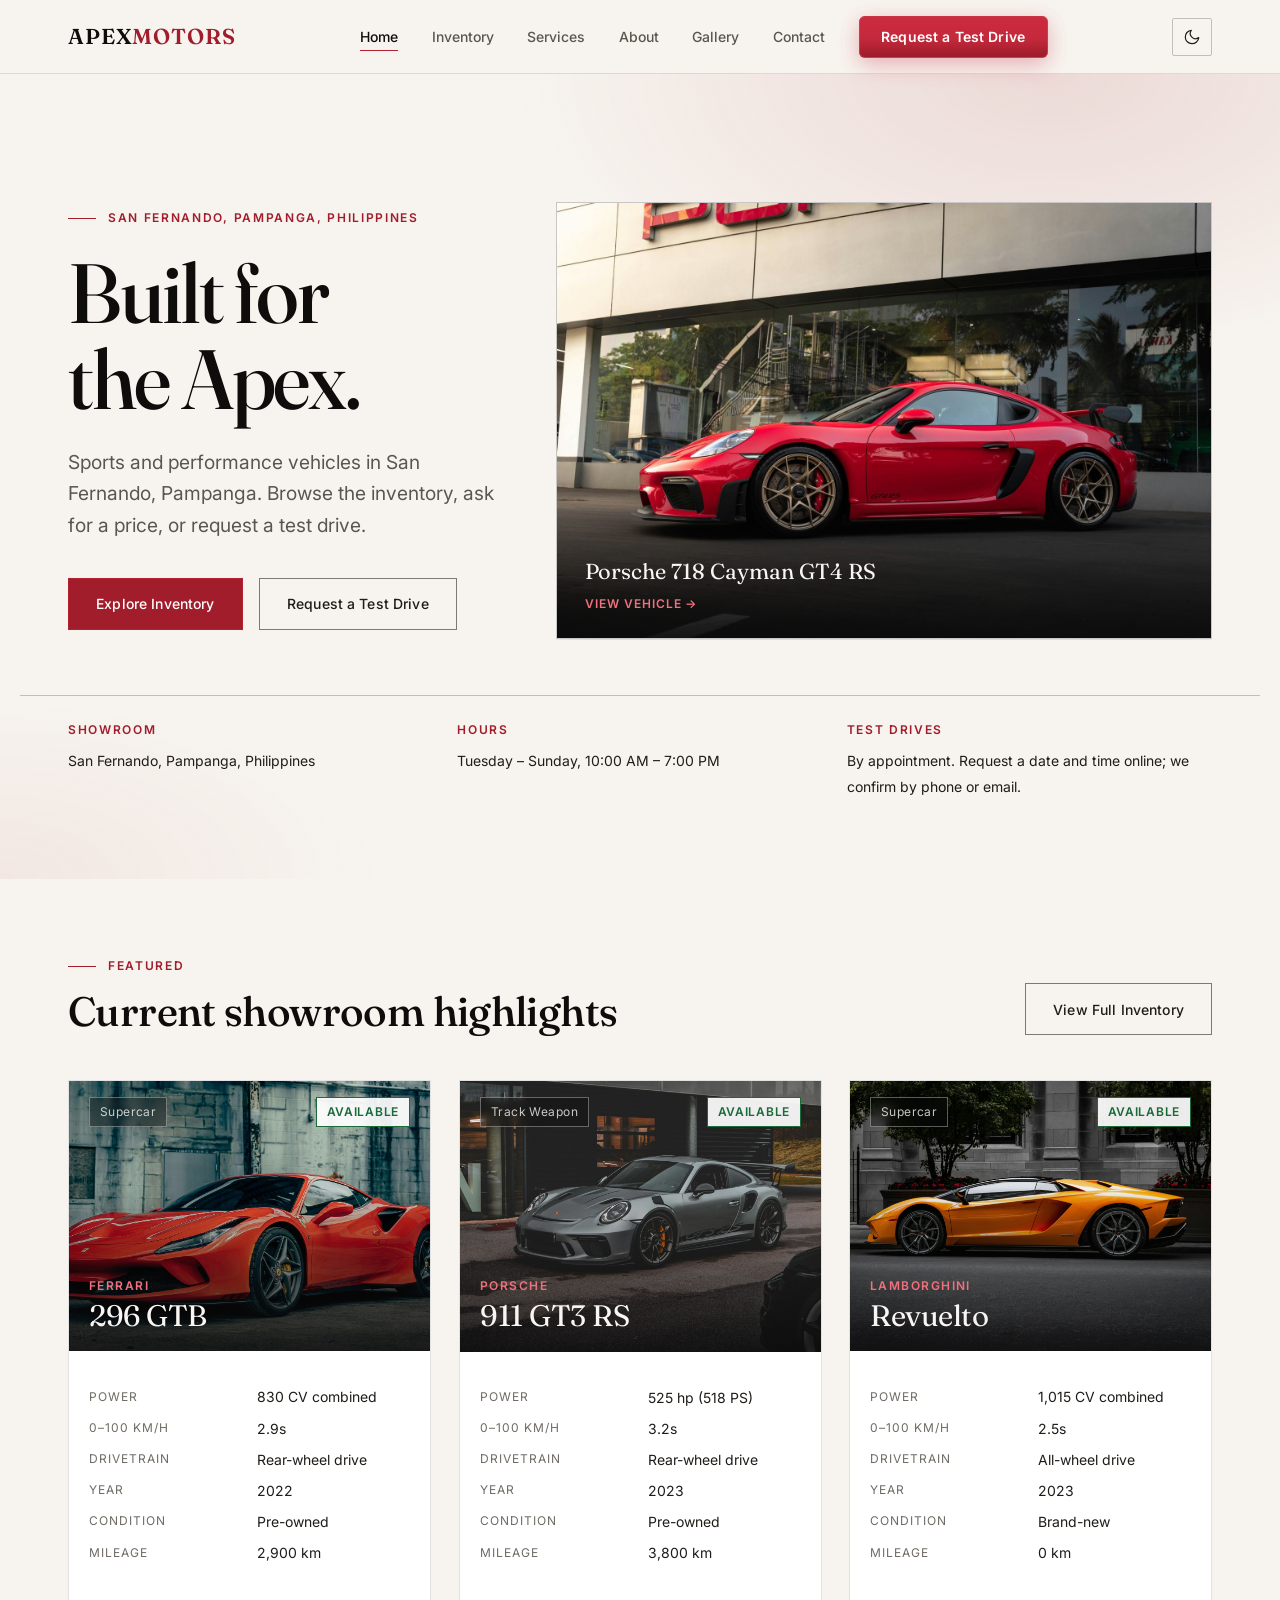
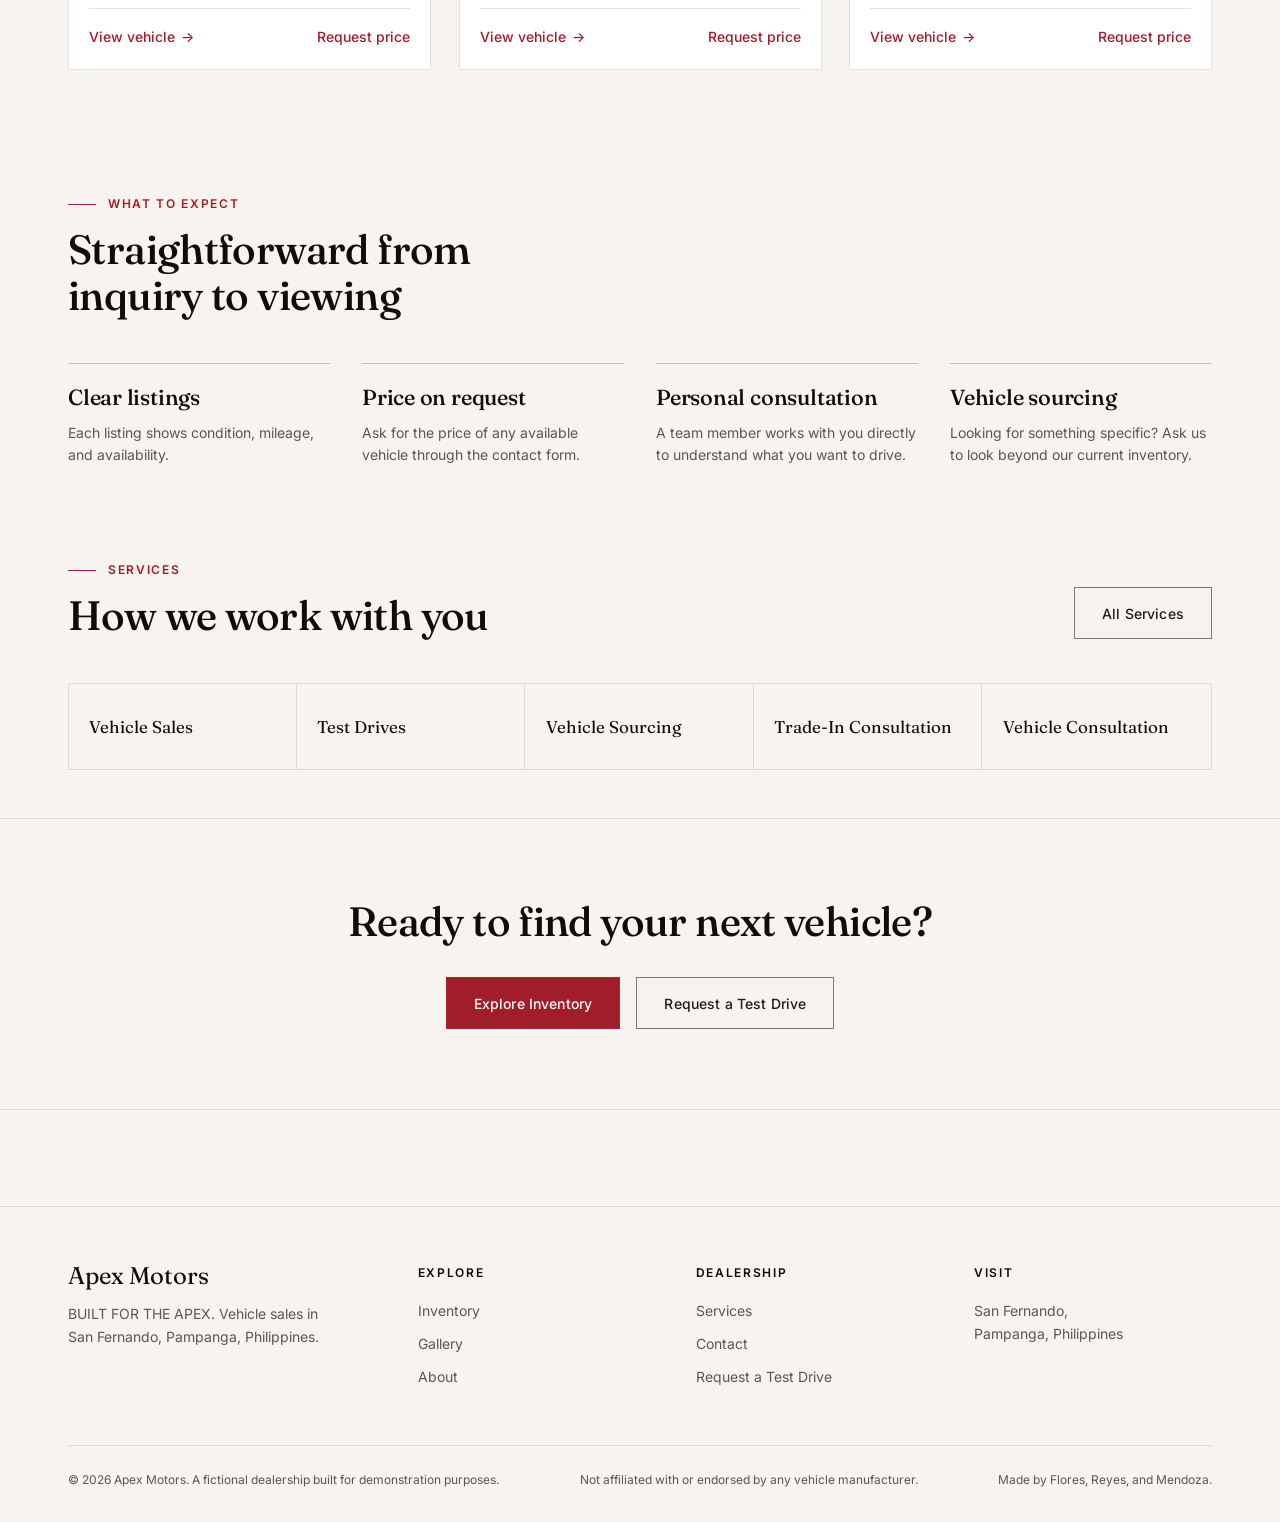
<file: index.html>
<!DOCTYPE html>
<html lang="en">
<head>
    <meta charset="UTF-8" />
    <meta name="viewport" content="width=device-width, initial-scale=1.0" />
    <title>Apex Motors — Sports & Performance Vehicle Dealership</title>
    <meta name="description" content="Apex Motors is a fictional dealership of sports and performance vehicles in San Fernando, Pampanga, Philippines." />
    <link rel="icon" href="assets/icons/favicon.ico" sizes="48x48" />
    <link rel="icon" type="image/png" sizes="32x32" href="assets/icons/favicon-32x32.png" />
    <link rel="icon" type="image/png" sizes="16x16" href="assets/icons/favicon-16x16.png" />
    <link rel="icon" type="image/png" sizes="192x192" href="assets/icons/icon-192.png" />
    <link rel="apple-touch-icon" sizes="180x180" href="assets/icons/apple-touch-icon.png" />
    <meta name="theme-color" content="#0a0a0b" />
    <link rel="preconnect" href="https://fonts.googleapis.com" />
    <link rel="preconnect" href="https://fonts.gstatic.com" crossorigin />
    <link href="https://fonts.googleapis.com/css2?family=Fraunces:opsz,wght@9..144,400;9..144,500;9..144,600&family=Inter:wght@400;500;600&display=swap" rel="stylesheet" />
    <script>
        /* Apply the saved (or system) theme before first paint to avoid a flash. */
        (function () {
            var root = document.documentElement, theme = null;
            root.classList.add("js");
            try { theme = localStorage.getItem("apex-theme"); } catch (e) {}
            if (theme !== "light" && theme !== "dark") {
                theme = window.matchMedia && window.matchMedia("(prefers-color-scheme: light)").matches ? "light" : "dark";
            }
            root.setAttribute("data-theme", theme);
        })();
    </script>
    <link rel="stylesheet" href="css/main.css" />
    <link rel="stylesheet" href="css/components.css" />
    <link rel="stylesheet" href="css/pages.css" />
    <link rel="stylesheet" href="css/animations.css" />
</head>
<body>

    <header class="site-header">
        <nav class="nav container" aria-label="Primary">
            <a href="index.html" class="nav-brand">
                <span class="nav-brand-mark">APEX<span>MOTORS</span></span>
            </a>
            <ul class="nav-links" id="primary-nav-links">
                <li><a href="index.html" aria-current="page">Home</a></li>
                <li><a href="inventory.html">Inventory</a></li>
                <li><a href="services.html">Services</a></li>
                <li><a href="about.html">About</a></li>
                <li><a href="gallery.html">Gallery</a></li>
                <li><a href="contact.html">Contact</a></li>
                <li><a href="contact.html" class="nav-cta">Request a Test Drive</a></li>
            </ul>
            <div class="nav-actions">
                <button type="button" class="theme-toggle" aria-label="Switch to light mode" aria-pressed="true">
                    <svg class="icon-sun" viewBox="0 0 24 24" aria-hidden="true"><circle cx="12" cy="12" r="4"/><path d="M12 2v2M12 20v2M4.93 4.93l1.41 1.41M17.66 17.66l1.41 1.41M2 12h2M20 12h2M4.93 19.07l1.41-1.41M17.66 6.34l1.41-1.41"/></svg>
                    <svg class="icon-moon" viewBox="0 0 24 24" aria-hidden="true"><path d="M21 12.8A9 9 0 1 1 11.2 3a7 7 0 0 0 9.8 9.8z"/></svg>
                </button>
                <button class="nav-toggle" aria-expanded="false" aria-controls="primary-nav-links" aria-label="Toggle navigation menu">
                <span class="nav-toggle-bars"><span></span><span></span><span></span></span>
            </button>
            </div>
        </nav>
    </header>

    <main>
        <!-- Hero -->
        <section class="hero">
            <div class="container hero-grid">
                <div>
                    <span class="hero-eyebrow">San Fernando, Pampanga, Philippines</span>
                    <h1 class="hero-title">Built for<br />the Apex.</h1>
                    <p class="hero-copy">
                        Sports and performance vehicles in San Fernando, Pampanga. Browse the inventory,
                        ask for a price, or request a test drive.
                    </p>
                    <div class="hero-actions btn-row">
                        <a href="inventory.html" class="btn btn-primary">Explore Inventory</a>
                        <a href="contact.html?inquiry=test-drive" class="btn btn-outline">Request a Test Drive</a>
                    </div>
                </div>
                <a href="vehicle.html?id=porsche-718-cayman-gt4-rs" class="hero-visual">
                    <img src="assets/images/porsche-718-cayman-gt4-rs.jpg" alt="Porsche 718 Cayman GT4 RS" />
                    <span class="hero-visual-caption">Porsche 718 Cayman GT4 RS <small>View vehicle &rarr;</small></span>
                </a>
            </div>
            <div class="container hero-info">
                <div class="hero-info-item">
                    <span class="label">Showroom</span>
                    <span class="value">San Fernando, Pampanga, Philippines</span>
                </div>
                <div class="hero-info-item">
                    <span class="label">Hours</span>
                    <span class="value">Tuesday &ndash; Sunday, 10:00 AM &ndash; 7:00 PM</span>
                </div>
                <div class="hero-info-item">
                    <span class="label">Test drives</span>
                    <span class="value">By appointment. Request a date and time online; we confirm by phone or email.</span>
                </div>
            </div>
        </section>

        <!-- Featured vehicles -->
        <section>
            <div class="container">
                <div class="section-head">
                    <div>
                        <span class="eyebrow">Featured</span>
                        <h2 class="section-heading">Current showroom highlights</h2>
                    </div>
                    <a href="inventory.html" class="btn btn-outline">View Full Inventory</a>
                </div>
                <div class="grid-3" id="featured-grid"></div>
            </div>
        </section>

        <!-- Why Apex Motors -->
        <section class="tight">
            <div class="container">
                <div class="section-head">
                    <div>
                        <span class="eyebrow">What to expect</span>
                        <h2 class="section-heading">Straightforward from inquiry to viewing</h2>
                    </div>
                </div>
                <div class="why-grid">
                    <div class="why-item">
                        <h3>Clear listings</h3>
                        <p>Each listing shows condition, mileage, and availability.</p>
                    </div>
                    <div class="why-item">
                        <h3>Price on request</h3>
                        <p>Ask for the price of any available vehicle through the contact form.</p>
                    </div>
                    <div class="why-item">
                        <h3>Personal consultation</h3>
                        <p>A team member works with you directly to understand what you want to drive.</p>
                    </div>
                    <div class="why-item">
                        <h3>Vehicle sourcing</h3>
                        <p>Looking for something specific? Ask us to look beyond our current inventory.</p>
                    </div>
                </div>
            </div>
        </section>

        <!-- Services preview -->
        <section class="tight">
            <div class="container">
                <div class="section-head">
                    <div>
                        <span class="eyebrow">Services</span>
                        <h2 class="section-heading">How we work with you</h2>
                    </div>
                    <a href="services.html" class="btn btn-outline">All Services</a>
                </div>
                <div class="services-preview">
                    <div class="service-chip">Vehicle Sales</div>
                    <div class="service-chip">Test Drives</div>
                    <div class="service-chip">Vehicle Sourcing</div>
                    <div class="service-chip">Trade-In Consultation</div>
                    <div class="service-chip">Vehicle Consultation</div>
                </div>
            </div>
        </section>

        <!-- Closing CTA -->
        <section class="cta-band">
            <div class="container">
                <h2>Ready to find your next vehicle?</h2>
                <div class="btn-row">
                    <a href="inventory.html" class="btn btn-primary">Explore Inventory</a>
                    <a href="contact.html?inquiry=test-drive" class="btn btn-outline">Request a Test Drive</a>
                </div>
            </div>
        </section>
    </main>

    <footer class="site-footer">
        <div class="container">
            <div class="footer-grid">
                <div>
                    <div class="footer-brand">Apex Motors</div>
                    <p class="footer-tagline">BUILT FOR THE APEX. Vehicle sales in San Fernando, Pampanga, Philippines.</p>
                </div>
                <div class="footer-col">
                    <div class="footer-col-title">Explore</div>
                    <a href="inventory.html">Inventory</a>
                    <a href="gallery.html">Gallery</a>
                    <a href="about.html">About</a>
                </div>
                <div class="footer-col">
                    <div class="footer-col-title">Dealership</div>
                    <a href="services.html">Services</a>
                    <a href="contact.html">Contact</a>
                    <a href="contact.html">Request a Test Drive</a>
                </div>
                <div class="footer-col">
                    <div class="footer-col-title">Visit</div>
                    <p>San Fernando, Pampanga, Philippines</p>
                </div>
            </div>
            <div class="footer-bottom">
                <span>&copy; 2026 Apex Motors. A fictional dealership built for demonstration purposes.</span>
                <span>Not affiliated with or endorsed by any vehicle manufacturer.</span>
                <span>Made by Flores, Reyes, and Mendoza.</span>
            </div>
        </div>
    </footer>

    <script type="module" src="js/main.js"></script>
</body>
</html>
</file>
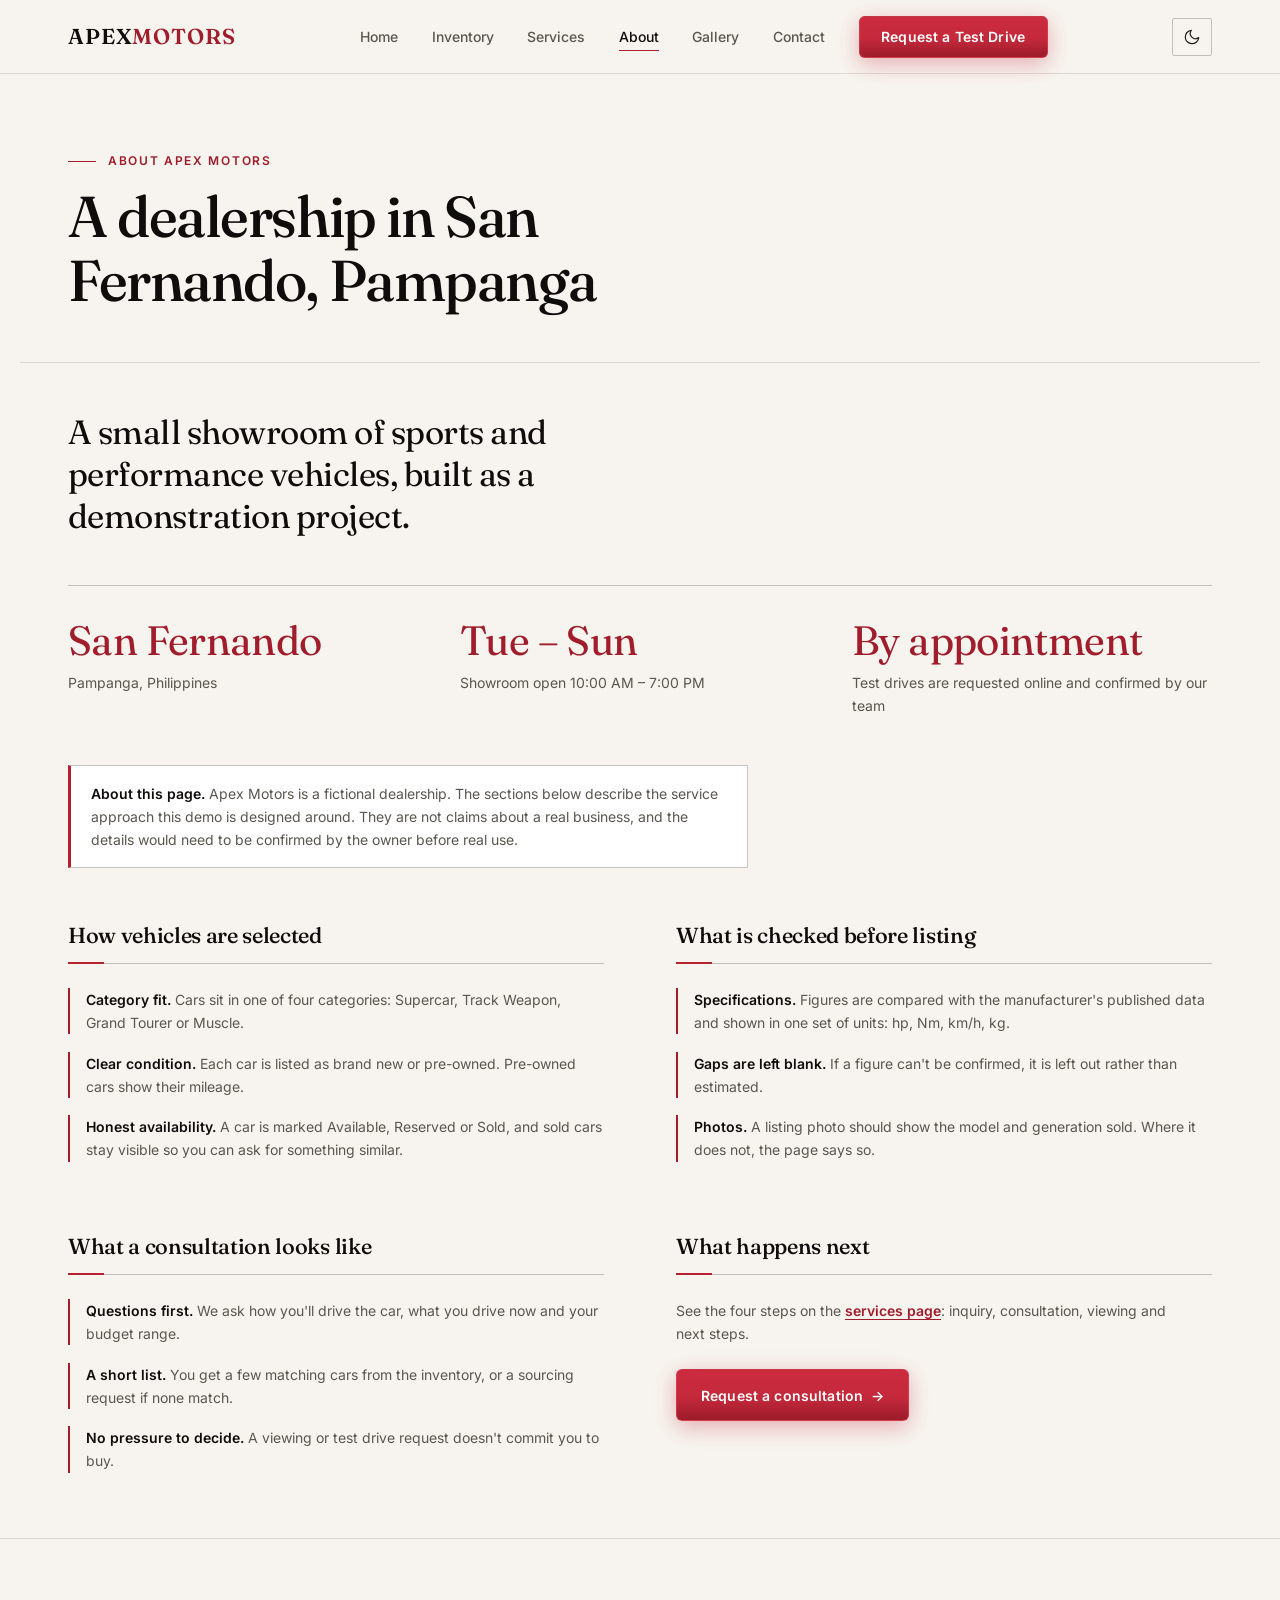
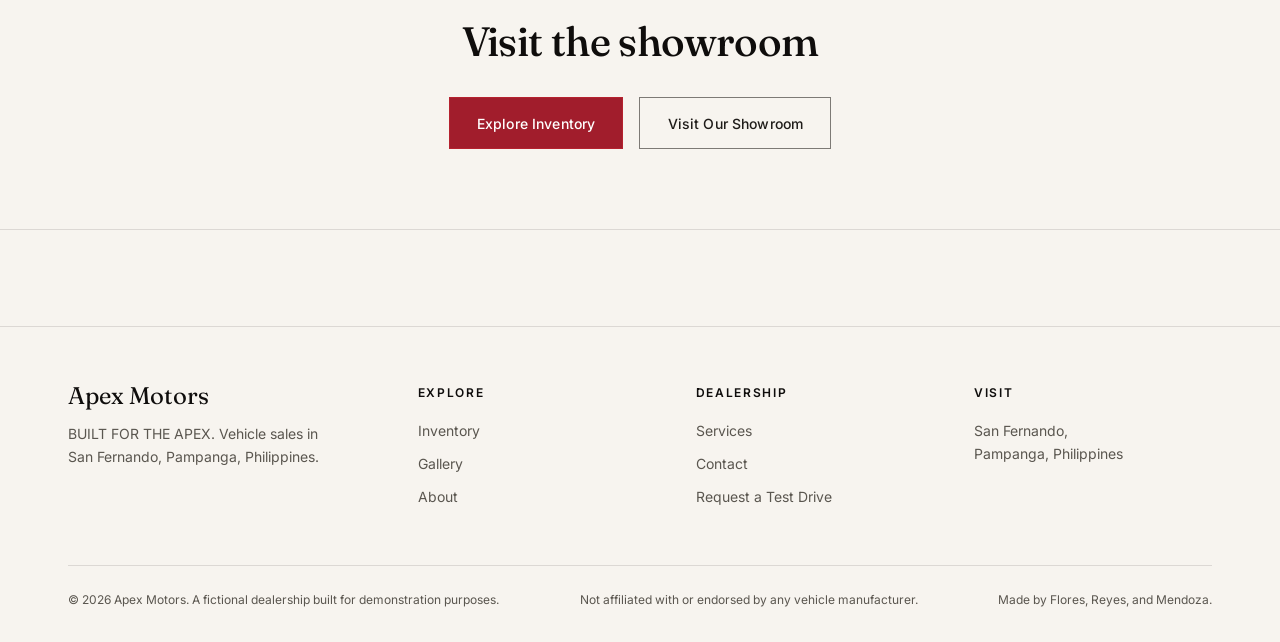
<file: about.html>
<!DOCTYPE html>
<html lang="en">
<head>
    <meta charset="UTF-8" />
    <meta name="viewport" content="width=device-width, initial-scale=1.0" />
    <title>About — Apex Motors</title>
    <meta name="description" content="Apex Motors is a fictional dealership of sports and performance vehicles in San Fernando, Pampanga, Philippines." />
    <link rel="icon" href="assets/icons/favicon.ico" sizes="48x48" />
    <link rel="icon" type="image/png" sizes="32x32" href="assets/icons/favicon-32x32.png" />
    <link rel="icon" type="image/png" sizes="16x16" href="assets/icons/favicon-16x16.png" />
    <link rel="icon" type="image/png" sizes="192x192" href="assets/icons/icon-192.png" />
    <link rel="apple-touch-icon" sizes="180x180" href="assets/icons/apple-touch-icon.png" />
    <meta name="theme-color" content="#0a0a0b" />
    <link rel="preconnect" href="https://fonts.googleapis.com" />
    <link rel="preconnect" href="https://fonts.gstatic.com" crossorigin />
    <link href="https://fonts.googleapis.com/css2?family=Fraunces:opsz,wght@9..144,400;9..144,500;9..144,600&family=Inter:wght@400;500;600&display=swap" rel="stylesheet" />
    <script>
        /* Apply the saved (or system) theme before first paint to avoid a flash. */
        (function () {
            var root = document.documentElement, theme = null;
            root.classList.add("js");
            try { theme = localStorage.getItem("apex-theme"); } catch (e) {}
            if (theme !== "light" && theme !== "dark") {
                theme = window.matchMedia && window.matchMedia("(prefers-color-scheme: light)").matches ? "light" : "dark";
            }
            root.setAttribute("data-theme", theme);
        })();
    </script>
    <link rel="stylesheet" href="css/main.css" />
    <link rel="stylesheet" href="css/components.css" />
    <link rel="stylesheet" href="css/pages.css" />
    <link rel="stylesheet" href="css/animations.css" />
</head>
<body>

    <header class="site-header">
        <nav class="nav container" aria-label="Primary">
            <a href="index.html" class="nav-brand">
                <span class="nav-brand-mark">APEX<span>MOTORS</span></span>
            </a>
            <ul class="nav-links" id="primary-nav-links">
                <li><a href="index.html">Home</a></li>
                <li><a href="inventory.html">Inventory</a></li>
                <li><a href="services.html">Services</a></li>
                <li><a href="about.html" aria-current="page">About</a></li>
                <li><a href="gallery.html">Gallery</a></li>
                <li><a href="contact.html">Contact</a></li>
                <li><a href="contact.html" class="nav-cta">Request a Test Drive</a></li>
            </ul>
            <div class="nav-actions">
                <button type="button" class="theme-toggle" aria-label="Switch to light mode" aria-pressed="true">
                    <svg class="icon-sun" viewBox="0 0 24 24" aria-hidden="true"><circle cx="12" cy="12" r="4"/><path d="M12 2v2M12 20v2M4.93 4.93l1.41 1.41M17.66 17.66l1.41 1.41M2 12h2M20 12h2M4.93 19.07l1.41-1.41M17.66 6.34l1.41-1.41"/></svg>
                    <svg class="icon-moon" viewBox="0 0 24 24" aria-hidden="true"><path d="M21 12.8A9 9 0 1 1 11.2 3a7 7 0 0 0 9.8 9.8z"/></svg>
                </button>
                <button class="nav-toggle" aria-expanded="false" aria-controls="primary-nav-links" aria-label="Toggle navigation menu">
                <span class="nav-toggle-bars"><span></span><span></span><span></span></span>
            </button>
            </div>
        </nav>
    </header>

    <main>
        <div class="page-header container">
            <span class="eyebrow">About Apex Motors</span>
            <h1 class="page-title">A dealership in San Fernando, Pampanga</h1>
        </div>

        <section class="tight">
            <div class="container">
                <p class="about-lead">
                    A small showroom of sports and performance vehicles, built as a demonstration project.
                </p>

                <div class="about-stats">
                    <div>
                        <div class="value">San Fernando</div>
                        <div class="label">Pampanga, Philippines</div>
                    </div>
                    <div>
                        <div class="value">Tue &ndash; Sun</div>
                        <div class="label">Showroom open 10:00 AM &ndash; 7:00 PM</div>
                    </div>
                    <div>
                        <div class="value">By appointment</div>
                        <div class="label">Test drives are requested online and confirmed by our team</div>
                    </div>
                </div>

                <p class="about-note">
                    <strong>About this page.</strong> Apex Motors is a fictional dealership. The sections below
                    describe the service approach this demo is designed around. They are not claims about a real
                    business, and the details would need to be confirmed by the owner before real use.
                </p>

                <div class="about-sections">
                    <div class="about-section">
                        <h2>How vehicles are selected</h2>
                        <ul class="about-list">
                            <li><strong>Category fit.</strong> Cars sit in one of four categories: Supercar, Track Weapon, Grand Tourer or Muscle.</li>
                            <li><strong>Clear condition.</strong> Each car is listed as brand new or pre-owned. Pre-owned cars show their mileage.</li>
                            <li><strong>Honest availability.</strong> A car is marked Available, Reserved or Sold, and sold cars stay visible so you can ask for something similar.</li>
                        </ul>
                    </div>
                    <div class="about-section">
                        <h2>What is checked before listing</h2>
                        <ul class="about-list">
                            <li><strong>Specifications.</strong> Figures are compared with the manufacturer's published data and shown in one set of units: hp, Nm, km/h, kg.</li>
                            <li><strong>Gaps are left blank.</strong> If a figure can't be confirmed, it is left out rather than estimated.</li>
                            <li><strong>Photos.</strong> A listing photo should show the model and generation sold. Where it does not, the page says so.</li>
                        </ul>
                    </div>
                    <div class="about-section">
                        <h2>What a consultation looks like</h2>
                        <ul class="about-list">
                            <li><strong>Questions first.</strong> We ask how you'll drive the car, what you drive now and your budget range.</li>
                            <li><strong>A short list.</strong> You get a few matching cars from the inventory, or a sourcing request if none match.</li>
                            <li><strong>No pressure to decide.</strong> A viewing or test drive request doesn't commit you to buy.</li>
                        </ul>
                    </div>
                    <div class="about-section">
                        <h2>What happens next</h2>
                        <p class="about-next">
                            See the four steps on the <a href="services.html">services page</a>: inquiry,
                            consultation, viewing and next steps.
                        </p>
                        <div class="btn-row">
                            <a href="contact.html?inquiry=consultation" class="btn btn-cta">Request a consultation <span class="arrow" aria-hidden="true">&rarr;</span></a>
                        </div>
                    </div>
                </div>
            </div>
        </section>

        <section class="cta-band">
            <div class="container">
                <h2>Visit the showroom</h2>
                <div class="btn-row">
                    <a href="inventory.html" class="btn btn-primary">Explore Inventory</a>
                    <a href="contact.html" class="btn btn-outline">Visit Our Showroom</a>
                </div>
            </div>
        </section>
    </main>

    <footer class="site-footer">
        <div class="container">
            <div class="footer-grid">
                <div>
                    <div class="footer-brand">Apex Motors</div>
                    <p class="footer-tagline">BUILT FOR THE APEX. Vehicle sales in San Fernando, Pampanga, Philippines.</p>
                </div>
                <div class="footer-col">
                    <div class="footer-col-title">Explore</div>
                    <a href="inventory.html">Inventory</a>
                    <a href="gallery.html">Gallery</a>
                    <a href="about.html">About</a>
                </div>
                <div class="footer-col">
                    <div class="footer-col-title">Dealership</div>
                    <a href="services.html">Services</a>
                    <a href="contact.html">Contact</a>
                    <a href="contact.html">Request a Test Drive</a>
                </div>
                <div class="footer-col">
                    <div class="footer-col-title">Visit</div>
                    <p>San Fernando, Pampanga, Philippines</p>
                </div>
            </div>
            <div class="footer-bottom">
                <span>&copy; 2026 Apex Motors. A fictional dealership built for demonstration purposes.</span>
                <span>Not affiliated with or endorsed by any vehicle manufacturer.</span>
                <span>Made by Flores, Reyes, and Mendoza.</span>
            </div>
        </div>
    </footer>

    <script type="module" src="js/main.js"></script>
</body>
</html>
</file>
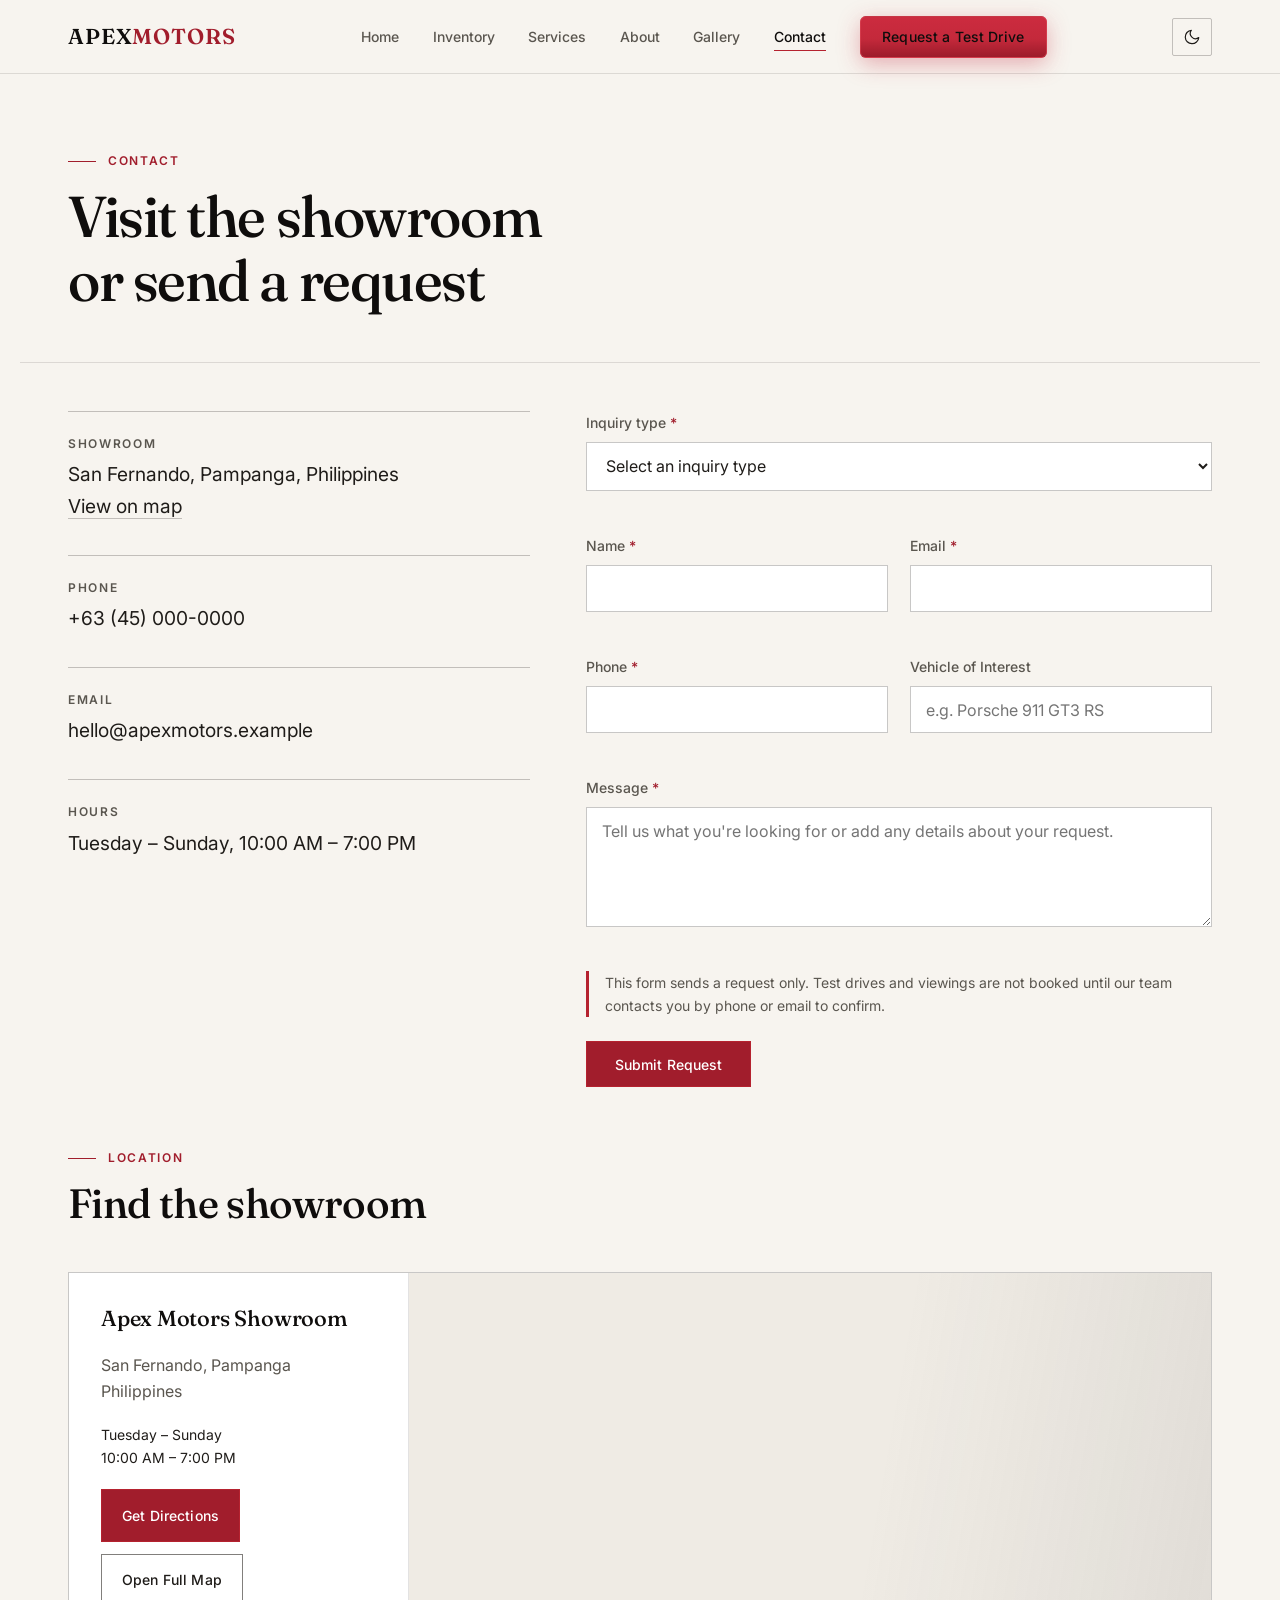
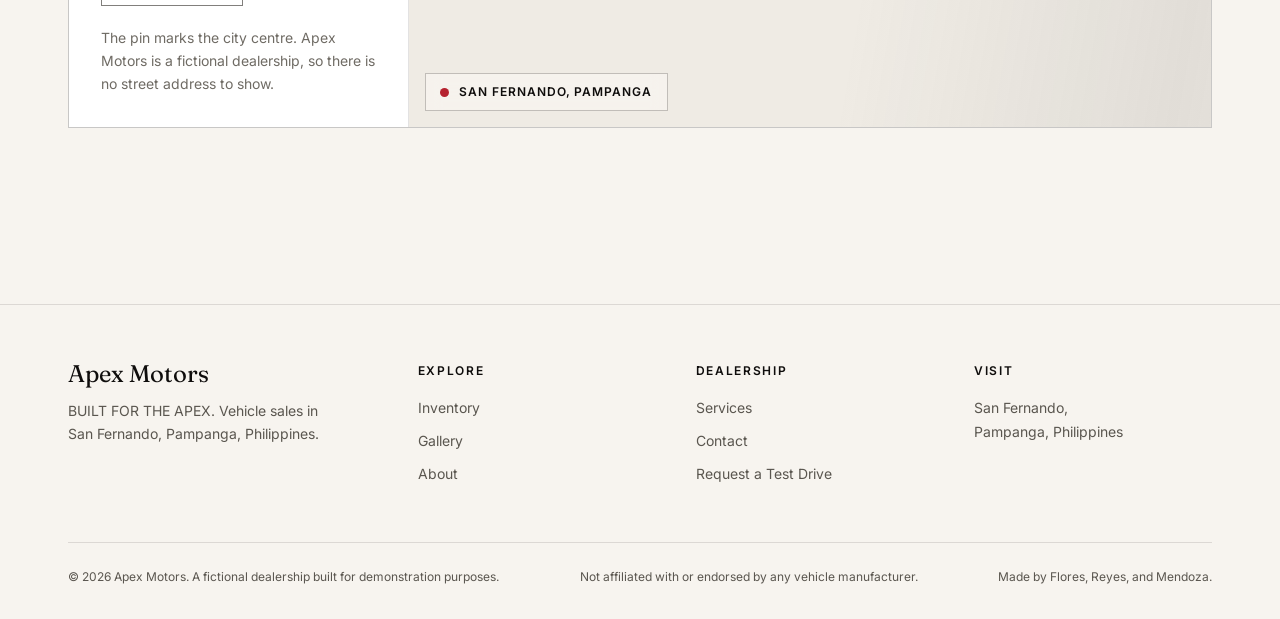
<file: contact.html>
<!DOCTYPE html>
<html lang="en">
<head>
    <meta charset="UTF-8" />
    <meta name="viewport" content="width=device-width, initial-scale=1.0" />
    <title>Contact — Apex Motors</title>
    <meta name="description" content="Contact Apex Motors in San Fernando, Pampanga, Philippines, or request a test drive." />
    <link rel="icon" href="assets/icons/favicon.ico" sizes="48x48" />
    <link rel="icon" type="image/png" sizes="32x32" href="assets/icons/favicon-32x32.png" />
    <link rel="icon" type="image/png" sizes="16x16" href="assets/icons/favicon-16x16.png" />
    <link rel="icon" type="image/png" sizes="192x192" href="assets/icons/icon-192.png" />
    <link rel="apple-touch-icon" sizes="180x180" href="assets/icons/apple-touch-icon.png" />
    <meta name="theme-color" content="#0a0a0b" />
    <link rel="preconnect" href="https://fonts.googleapis.com" />
    <link rel="preconnect" href="https://fonts.gstatic.com" crossorigin />
    <link href="https://fonts.googleapis.com/css2?family=Fraunces:opsz,wght@9..144,400;9..144,500;9..144,600&family=Inter:wght@400;500;600&display=swap" rel="stylesheet" />
    <script>
        /* Apply the saved (or system) theme before first paint to avoid a flash. */
        (function () {
            var root = document.documentElement, theme = null;
            root.classList.add("js");
            try { theme = localStorage.getItem("apex-theme"); } catch (e) {}
            if (theme !== "light" && theme !== "dark") {
                theme = window.matchMedia && window.matchMedia("(prefers-color-scheme: light)").matches ? "light" : "dark";
            }
            root.setAttribute("data-theme", theme);
        })();
    </script>
    <link rel="stylesheet" href="css/main.css" />
    <link rel="stylesheet" href="css/components.css" />
    <link rel="stylesheet" href="css/pages.css" />
    <link rel="stylesheet" href="css/animations.css" />
</head>
<body>

    <header class="site-header">
        <nav class="nav container" aria-label="Primary">
            <a href="index.html" class="nav-brand">
                <span class="nav-brand-mark">APEX<span>MOTORS</span></span>
            </a>
            <ul class="nav-links" id="primary-nav-links">
                <li><a href="index.html">Home</a></li>
                <li><a href="inventory.html">Inventory</a></li>
                <li><a href="services.html">Services</a></li>
                <li><a href="about.html">About</a></li>
                <li><a href="gallery.html">Gallery</a></li>
                <li><a href="contact.html" aria-current="page">Contact</a></li>
                <li><a href="contact.html" class="nav-cta">Request a Test Drive</a></li>
            </ul>
            <div class="nav-actions">
                <button type="button" class="theme-toggle" aria-label="Switch to light mode" aria-pressed="true">
                    <svg class="icon-sun" viewBox="0 0 24 24" aria-hidden="true"><circle cx="12" cy="12" r="4"/><path d="M12 2v2M12 20v2M4.93 4.93l1.41 1.41M17.66 17.66l1.41 1.41M2 12h2M20 12h2M4.93 19.07l1.41-1.41M17.66 6.34l1.41-1.41"/></svg>
                    <svg class="icon-moon" viewBox="0 0 24 24" aria-hidden="true"><path d="M21 12.8A9 9 0 1 1 11.2 3a7 7 0 0 0 9.8 9.8z"/></svg>
                </button>
                <button class="nav-toggle" aria-expanded="false" aria-controls="primary-nav-links" aria-label="Toggle navigation menu">
                <span class="nav-toggle-bars"><span></span><span></span><span></span></span>
            </button>
            </div>
        </nav>
    </header>

    <main>
        <div class="page-header container">
            <span class="eyebrow">Contact</span>
            <h1 class="page-title">Visit the showroom or send a request</h1>
        </div>

        <section class="tight">
            <div class="container contact-grid">
                <div>
                    <div class="contact-info-block">
                        <h3>Showroom</h3>
                        <p>San Fernando, Pampanga, Philippines</p>
                        <p><a href="#map">View on map</a></p>
                    </div>
                    <div class="contact-info-block">
                        <h3>Phone</h3>
                        <p>+63 (45) 000-0000</p>
                    </div>
                    <div class="contact-info-block">
                        <h3>Email</h3>
                        <p>hello@apexmotors.example</p>
                    </div>
                    <div class="contact-info-block">
                        <h3>Hours</h3>
                        <p>Tuesday &ndash; Sunday, 10:00 AM &ndash; 7:00 PM</p>
                    </div>
                </div>

                <div>
                    <form id="contact-form" novalidate>
                        <div class="form-grid">
                            <div class="form-field full">
                                <label for="inquiryType">Inquiry type <span class="required">*</span></label>
                                <select id="inquiryType" name="inquiryType" required>
                                    <option value="">Select an inquiry type</option>
                                    <option value="general">General inquiry</option>
                                    <option value="price">Price request</option>
                                    <option value="test-drive">Test drive request</option>
                                    <option value="sourcing">Vehicle sourcing</option>
                                    <option value="trade-in">Trade-in consultation</option>
                                    <option value="consultation">Vehicle consultation</option>
                                </select>
                                <span class="form-error" role="alert"></span>
                            </div>
                            <div class="form-field">
                                <label for="name">Name <span class="required">*</span></label>
                                <input type="text" id="name" name="name" autocomplete="name" required />
                                <span class="form-error" role="alert"></span>
                            </div>
                            <div class="form-field">
                                <label for="email">Email <span class="required">*</span></label>
                                <input type="email" id="email" name="email" autocomplete="email" required />
                                <span class="form-error" role="alert"></span>
                            </div>
                            <div class="form-field">
                                <label for="phone">Phone <span class="required">*</span></label>
                                <input type="tel" id="phone" name="phone" autocomplete="tel" required />
                                <span class="form-error" role="alert"></span>
                            </div>
                            <div class="form-field">
                                <label for="vehicleInterest">Vehicle of Interest</label>
                                <input type="text" id="vehicleInterest" name="vehicleInterest" placeholder="e.g. Porsche 911 GT3 RS" />
                                <span class="form-error" role="alert"></span>
                            </div>
                            <div class="form-field" data-test-drive hidden>
                                <label for="preferredDate">Preferred date <span class="required">*</span></label>
                                <input type="date" id="preferredDate" name="preferredDate" />
                                <span class="form-error" role="alert"></span>
                            </div>
                            <div class="form-field" data-test-drive hidden>
                                <label for="preferredTime">Preferred time <span class="required">*</span></label>
                                <input type="time" id="preferredTime" name="preferredTime" min="10:00" max="19:00" step="900" />
                                <span class="form-error" role="alert"></span>
                            </div>
                            <p class="form-hint full" data-test-drive hidden>
                                Test drives are requested for showroom hours (Tuesday &ndash; Sunday, 10:00 AM &ndash; 7:00 PM). Your preferred date and time are a request, not a booking.
                            </p>
                            <div class="form-field full">
                                <label for="message">Message <span class="required" id="message-required">*</span></label>
                                <textarea id="message" name="message" required placeholder="Tell us what you're looking for or add any details about your request."></textarea>
                                <span class="form-error" role="alert"></span>
                            </div>
                        </div>
                        <p class="form-note">
                            This form sends a request only. Test drives and viewings are not booked until our team contacts you by phone or email to confirm.
                        </p>
                        <div class="btn-row">
                            <button type="submit" class="btn btn-primary">Submit Request</button>
                        </div>
                        <div id="form-status" class="form-status" role="status" aria-live="polite"></div>
                    </form>
                </div>
            </div>
        </section>

        <!-- Map -->
        <section class="map-section" id="map" aria-labelledby="map-heading">
            <div class="container">
                <div class="section-head">
                    <div>
                        <span class="eyebrow">Location</span>
                        <h2 class="section-heading" id="map-heading">Find the showroom</h2>
                    </div>
                </div>
                <div class="map-card">
                    <div class="map-details">
                        <h3>Apex Motors Showroom</h3>
                        <address>
                            San Fernando, Pampanga<br />
                            Philippines
                        </address>
                        <p class="map-hours">Tuesday &ndash; Sunday<br />10:00 AM &ndash; 7:00 PM</p>
                        <div class="btn-row">
                            <a class="btn btn-primary" href="https://www.google.com/maps/dir/?api=1&amp;destination=San+Fernando,+Pampanga,+Philippines" target="_blank" rel="noopener">Get Directions</a>
                            <a class="btn btn-outline" href="https://www.openstreetmap.org/?mlat=15.0286&amp;mlon=120.6898#map=13/15.0286/120.6898" target="_blank" rel="noopener">Open Full Map</a>
                        </div>
                        <p class="map-note">The pin marks the city centre. Apex Motors is a fictional dealership, so there is no street address to show.</p>
                    </div>
                    <div class="map-frame">
                        <iframe
                            title="Map of San Fernando, Pampanga, Philippines"
                            src="https://www.openstreetmap.org/export/embed.html?bbox=120.6498%2C15.0086%2C120.7298%2C15.0486&amp;layer=mapnik&amp;marker=15.0286%2C120.6898"
                            loading="lazy"
                            referrerpolicy="no-referrer-when-downgrade"
                            allowfullscreen></iframe>
                        <span class="map-pin">San Fernando, Pampanga</span>
                    </div>
                </div>
            </div>
        </section>
    </main>

    <footer class="site-footer">
        <div class="container">
            <div class="footer-grid">
                <div>
                    <div class="footer-brand">Apex Motors</div>
                    <p class="footer-tagline">BUILT FOR THE APEX. Vehicle sales in San Fernando, Pampanga, Philippines.</p>
                </div>
                <div class="footer-col">
                    <div class="footer-col-title">Explore</div>
                    <a href="inventory.html">Inventory</a>
                    <a href="gallery.html">Gallery</a>
                    <a href="about.html">About</a>
                </div>
                <div class="footer-col">
                    <div class="footer-col-title">Dealership</div>
                    <a href="services.html">Services</a>
                    <a href="contact.html">Contact</a>
                    <a href="contact.html">Request a Test Drive</a>
                </div>
                <div class="footer-col">
                    <div class="footer-col-title">Visit</div>
                    <p>San Fernando, Pampanga, Philippines</p>
                </div>
            </div>
            <div class="footer-bottom">
                <span>&copy; 2026 Apex Motors. A fictional dealership built for demonstration purposes.</span>
                <span>Not affiliated with or endorsed by any vehicle manufacturer.</span>
                <span>Made by Flores, Reyes, and Mendoza.</span>
            </div>
        </div>
    </footer>

    <script type="module" src="js/main.js"></script>
</body>
</html>
</file>
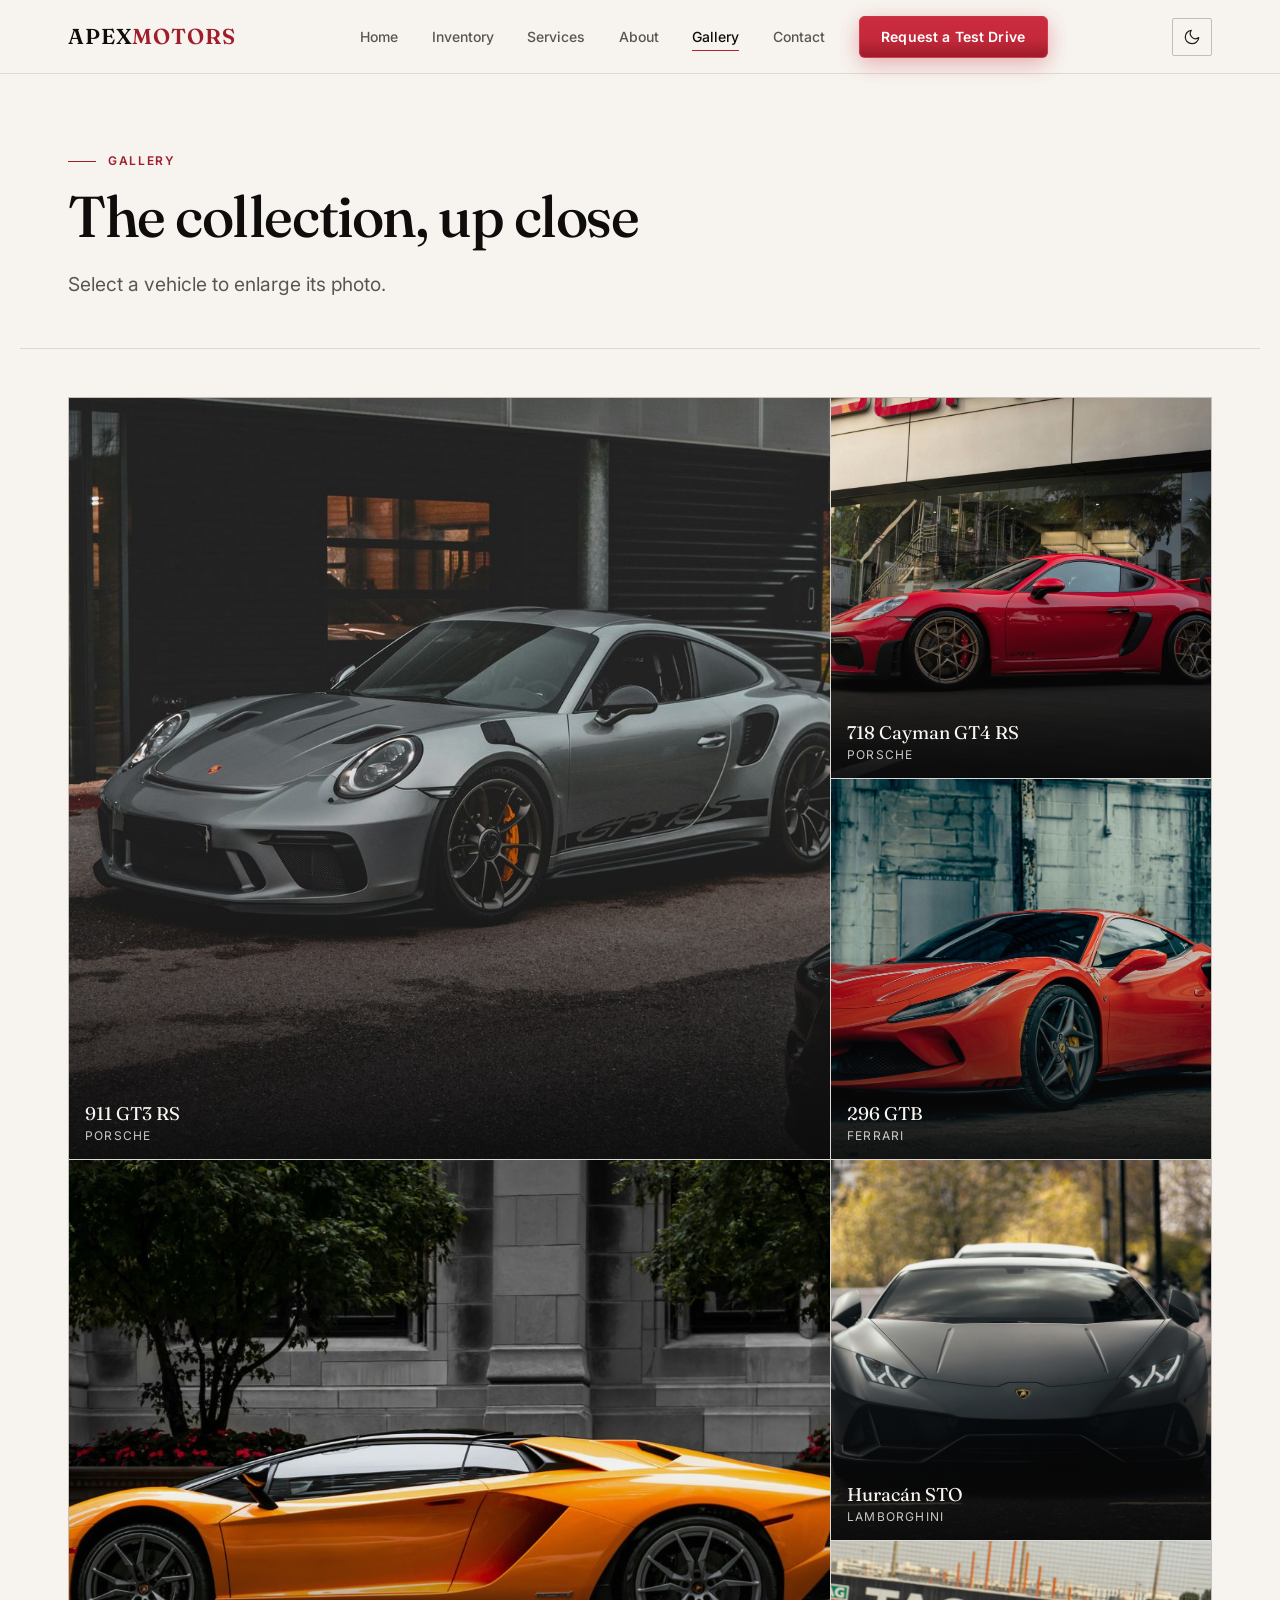
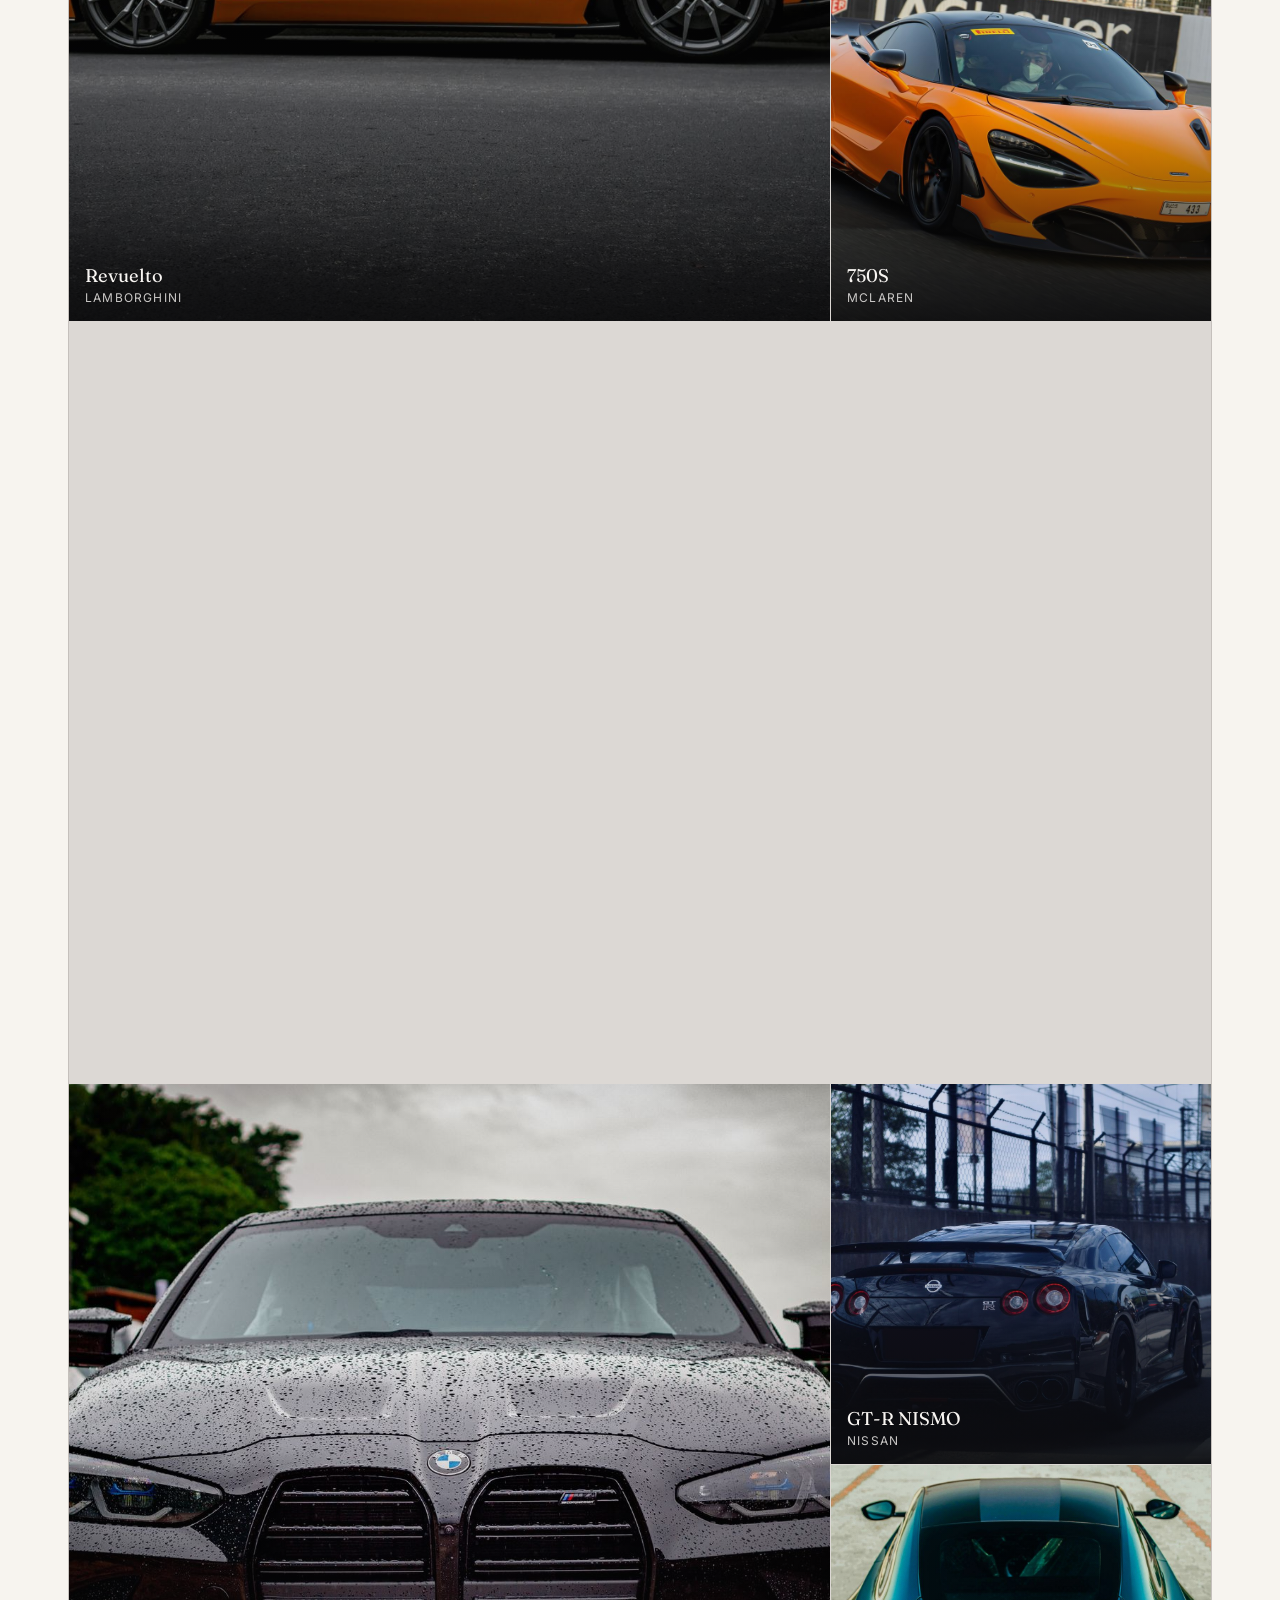
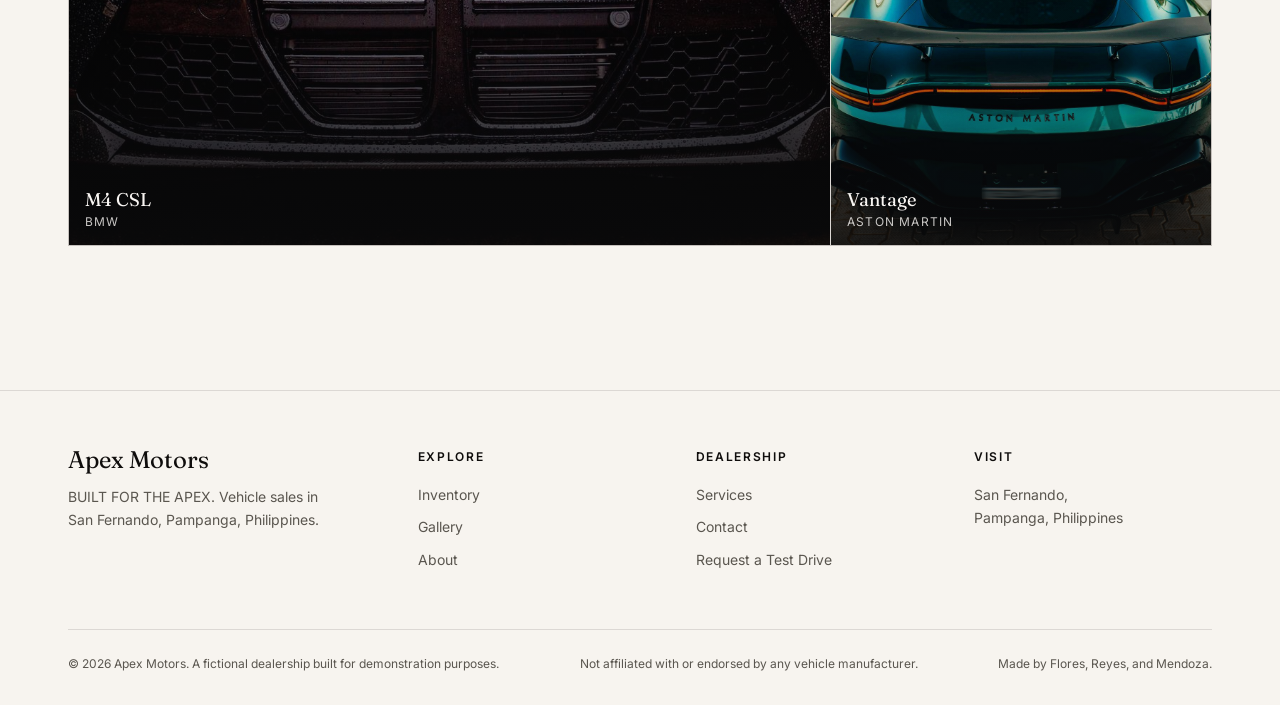
<file: gallery.html>
<!DOCTYPE html>
<html lang="en">
<head>
    <meta charset="UTF-8" />
    <meta name="viewport" content="width=device-width, initial-scale=1.0" />
    <title>Gallery — Apex Motors</title>
    <meta name="description" content="An editorial gallery of the vehicles in the Apex Motors collection." />
    <link rel="icon" href="assets/icons/favicon.ico" sizes="48x48" />
    <link rel="icon" type="image/png" sizes="32x32" href="assets/icons/favicon-32x32.png" />
    <link rel="icon" type="image/png" sizes="16x16" href="assets/icons/favicon-16x16.png" />
    <link rel="icon" type="image/png" sizes="192x192" href="assets/icons/icon-192.png" />
    <link rel="apple-touch-icon" sizes="180x180" href="assets/icons/apple-touch-icon.png" />
    <meta name="theme-color" content="#0a0a0b" />
    <link rel="preconnect" href="https://fonts.googleapis.com" />
    <link rel="preconnect" href="https://fonts.gstatic.com" crossorigin />
    <link href="https://fonts.googleapis.com/css2?family=Fraunces:opsz,wght@9..144,400;9..144,500;9..144,600&family=Inter:wght@400;500;600&display=swap" rel="stylesheet" />
    <script>
        /* Apply the saved (or system) theme before first paint to avoid a flash. */
        (function () {
            var root = document.documentElement, theme = null;
            root.classList.add("js");
            try { theme = localStorage.getItem("apex-theme"); } catch (e) {}
            if (theme !== "light" && theme !== "dark") {
                theme = window.matchMedia && window.matchMedia("(prefers-color-scheme: light)").matches ? "light" : "dark";
            }
            root.setAttribute("data-theme", theme);
        })();
    </script>
    <link rel="stylesheet" href="css/main.css" />
    <link rel="stylesheet" href="css/components.css" />
    <link rel="stylesheet" href="css/pages.css" />
    <link rel="stylesheet" href="css/animations.css" />
</head>
<body>

    <header class="site-header">
        <nav class="nav container" aria-label="Primary">
            <a href="index.html" class="nav-brand">
                <span class="nav-brand-mark">APEX<span>MOTORS</span></span>
            </a>
            <ul class="nav-links" id="primary-nav-links">
                <li><a href="index.html">Home</a></li>
                <li><a href="inventory.html">Inventory</a></li>
                <li><a href="services.html">Services</a></li>
                <li><a href="about.html">About</a></li>
                <li><a href="gallery.html" aria-current="page">Gallery</a></li>
                <li><a href="contact.html">Contact</a></li>
                <li><a href="contact.html" class="nav-cta">Request a Test Drive</a></li>
            </ul>
            <div class="nav-actions">
                <button type="button" class="theme-toggle" aria-label="Switch to light mode" aria-pressed="true">
                    <svg class="icon-sun" viewBox="0 0 24 24" aria-hidden="true"><circle cx="12" cy="12" r="4"/><path d="M12 2v2M12 20v2M4.93 4.93l1.41 1.41M17.66 17.66l1.41 1.41M2 12h2M20 12h2M4.93 19.07l1.41-1.41M17.66 6.34l1.41-1.41"/></svg>
                    <svg class="icon-moon" viewBox="0 0 24 24" aria-hidden="true"><path d="M21 12.8A9 9 0 1 1 11.2 3a7 7 0 0 0 9.8 9.8z"/></svg>
                </button>
                <button class="nav-toggle" aria-expanded="false" aria-controls="primary-nav-links" aria-label="Toggle navigation menu">
                <span class="nav-toggle-bars"><span></span><span></span><span></span></span>
            </button>
            </div>
        </nav>
    </header>

    <main>
        <div class="page-header container">
            <span class="eyebrow">Gallery</span>
            <h1 class="page-title">The collection, up close</h1>
            <p class="section-intro">Select a vehicle to enlarge its photo.</p>
        </div>

        <section class="tight">
            <div class="container">
                <div class="gallery-grid" id="gallery-grid"></div>
            </div>
        </section>
    </main>

    <!-- Single shared lightbox dialog, populated dynamically by gallery.js -->
    <div class="lightbox" role="dialog" aria-modal="true" aria-labelledby="lightbox-title">
        <div class="lightbox-panel">
            <button type="button" class="lightbox-close" aria-label="Close">&times;</button>
            <img class="lightbox-photo" alt="" hidden />
            <div class="lightbox-views" hidden></div>
            <span class="tag lightbox-category"></span>
            <h2 id="lightbox-title" class="lightbox-title"></h2>
            <p class="lightbox-desc"></p>
            <a class="btn btn-cta lightbox-specs" href="#">View specifications <span class="arrow" aria-hidden="true">&rarr;</span></a>
        </div>
    </div>

    <footer class="site-footer">
        <div class="container">
            <div class="footer-grid">
                <div>
                    <div class="footer-brand">Apex Motors</div>
                    <p class="footer-tagline">BUILT FOR THE APEX. Vehicle sales in San Fernando, Pampanga, Philippines.</p>
                </div>
                <div class="footer-col">
                    <div class="footer-col-title">Explore</div>
                    <a href="inventory.html">Inventory</a>
                    <a href="gallery.html">Gallery</a>
                    <a href="about.html">About</a>
                </div>
                <div class="footer-col">
                    <div class="footer-col-title">Dealership</div>
                    <a href="services.html">Services</a>
                    <a href="contact.html">Contact</a>
                    <a href="contact.html">Request a Test Drive</a>
                </div>
                <div class="footer-col">
                    <div class="footer-col-title">Visit</div>
                    <p>San Fernando, Pampanga, Philippines</p>
                </div>
            </div>
            <div class="footer-bottom">
                <span>&copy; 2026 Apex Motors. A fictional dealership built for demonstration purposes.</span>
                <span>Not affiliated with or endorsed by any vehicle manufacturer.</span>
                <span>Made by Flores, Reyes, and Mendoza.</span>
            </div>
        </div>
    </footer>

    <script type="module" src="js/main.js"></script>
</body>
</html>
</file>
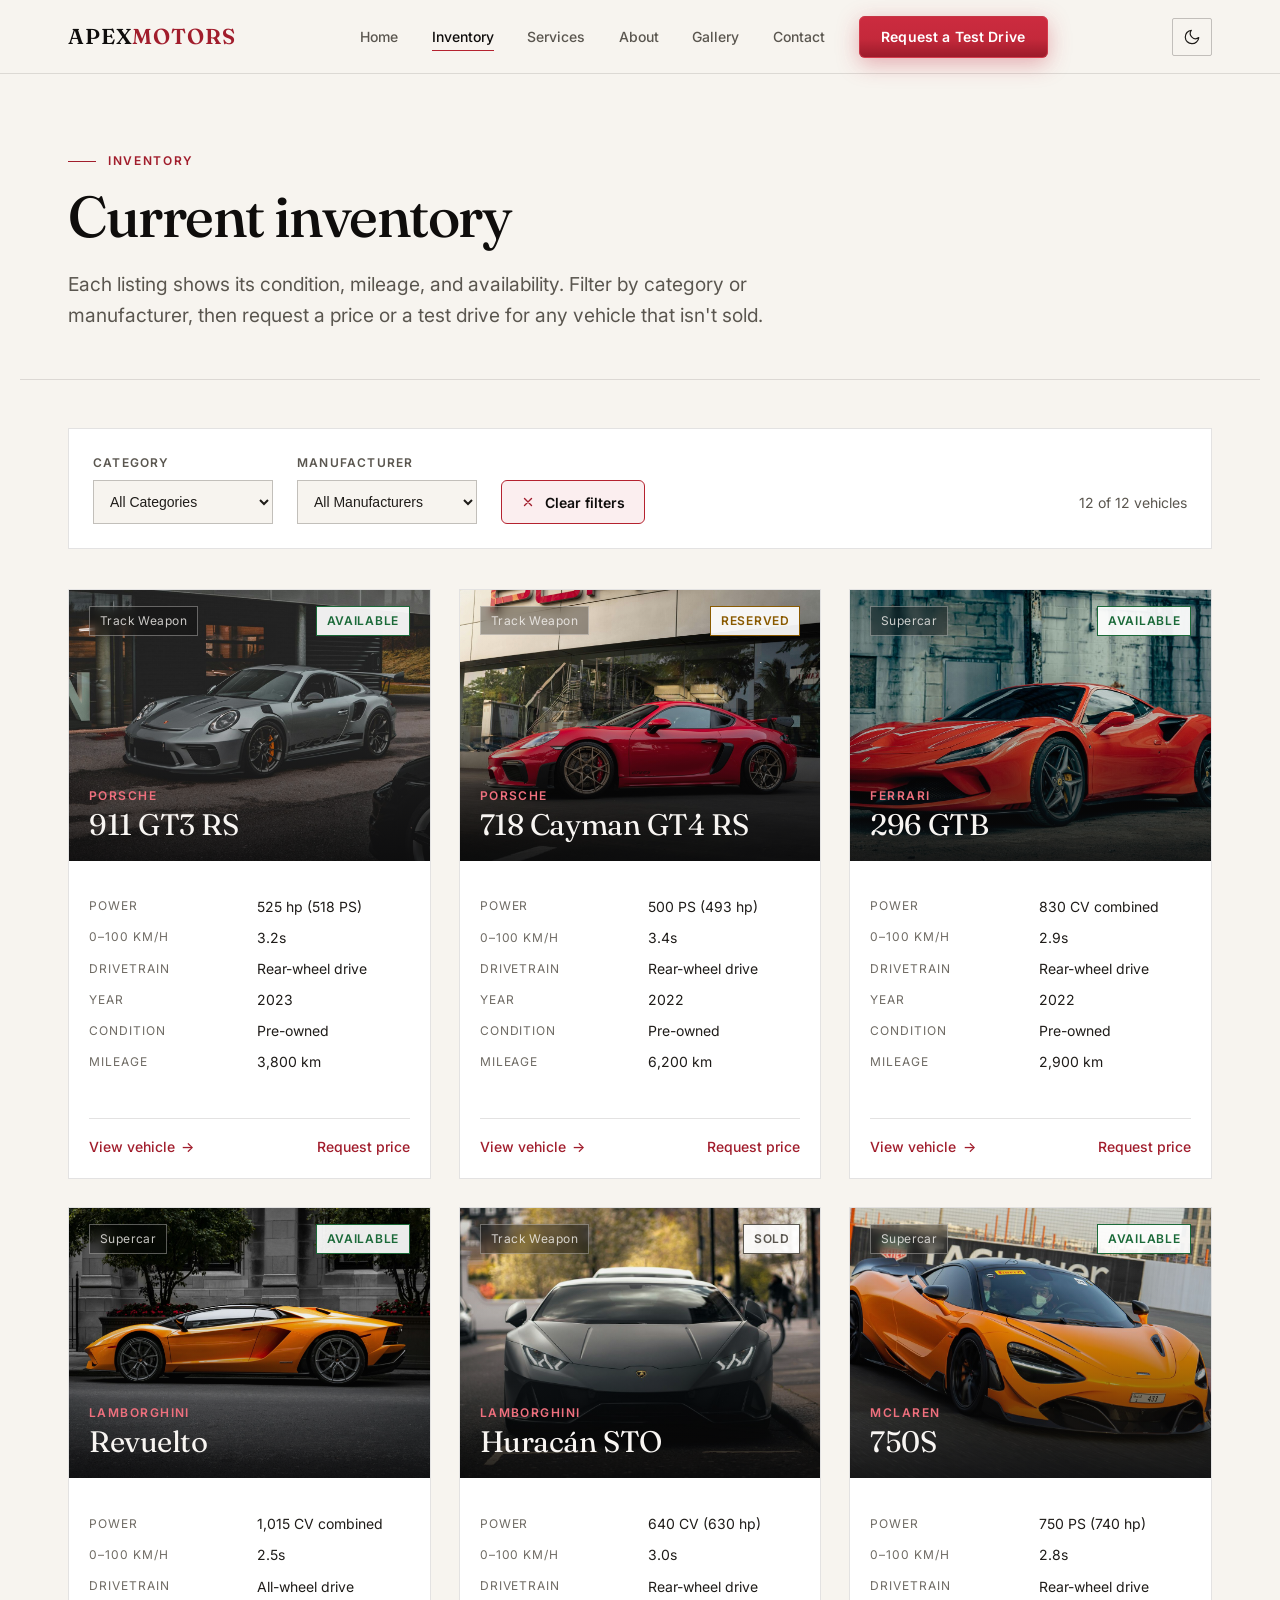
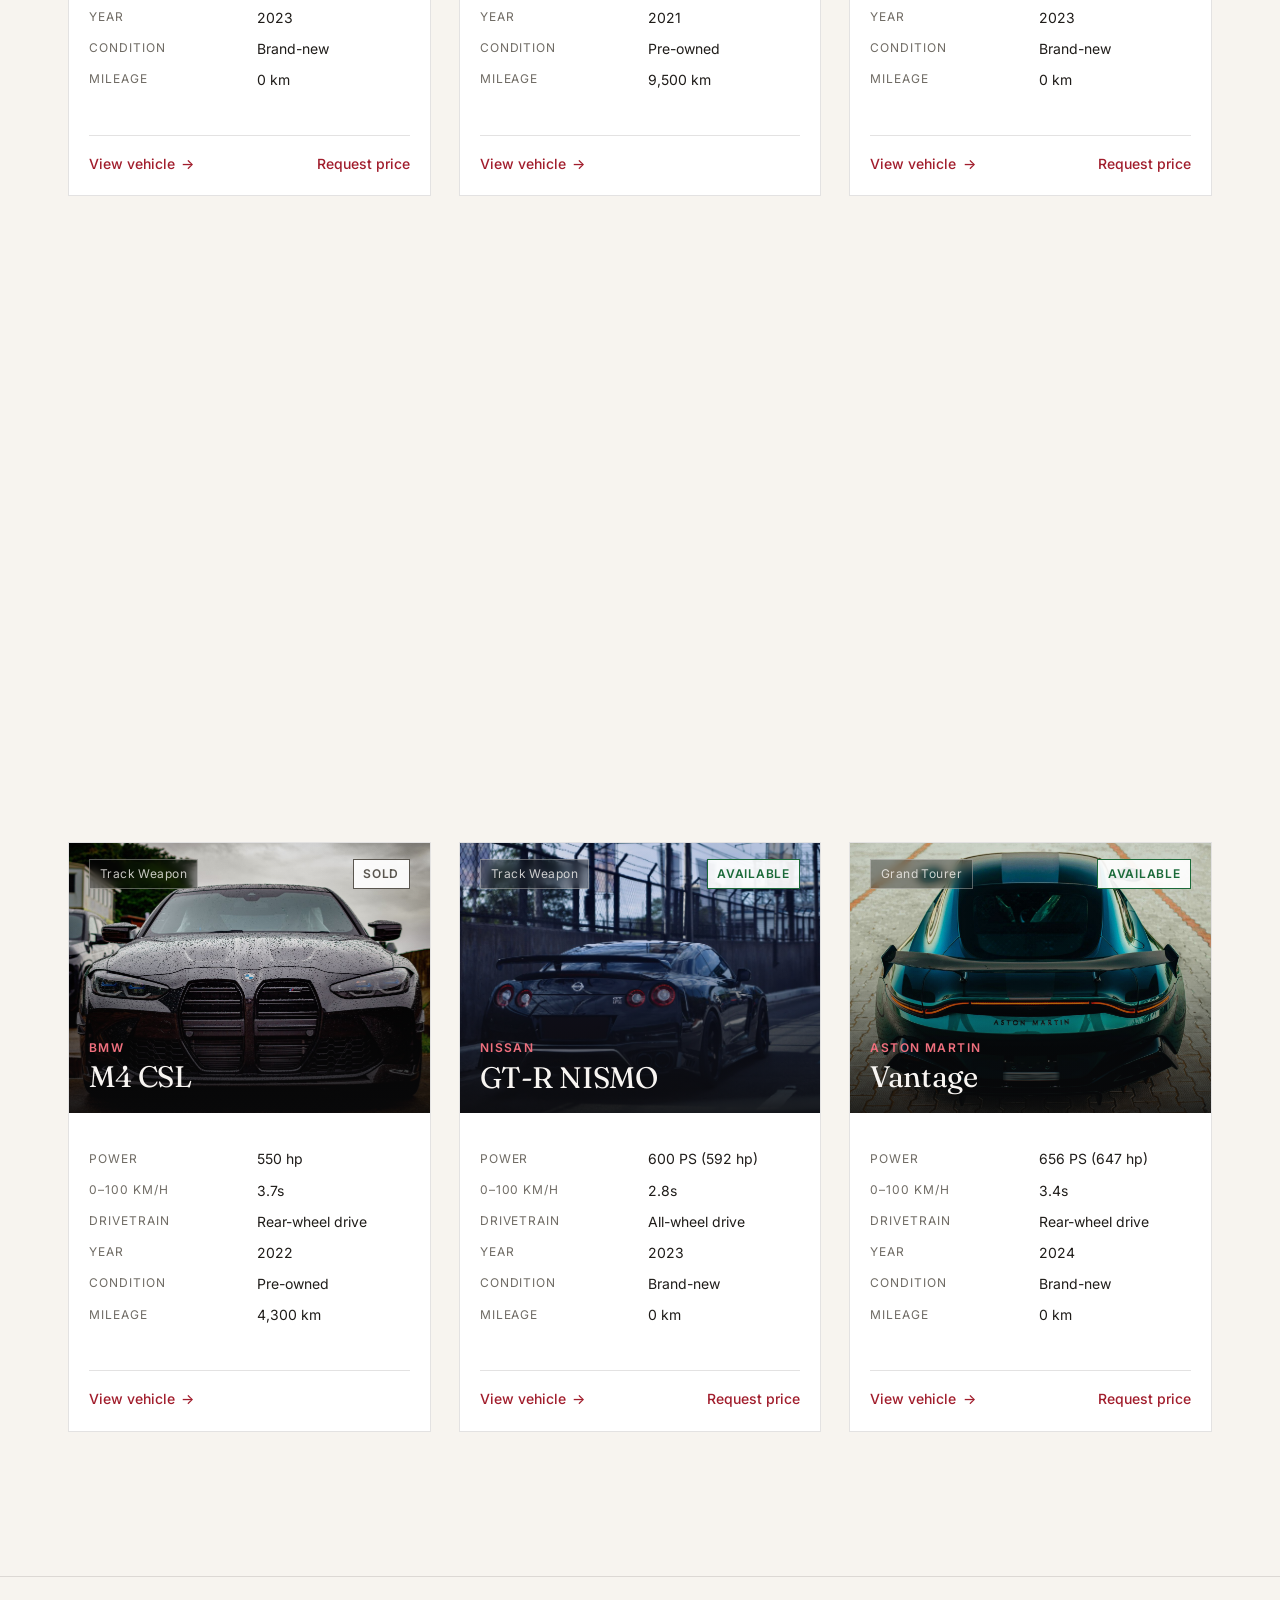
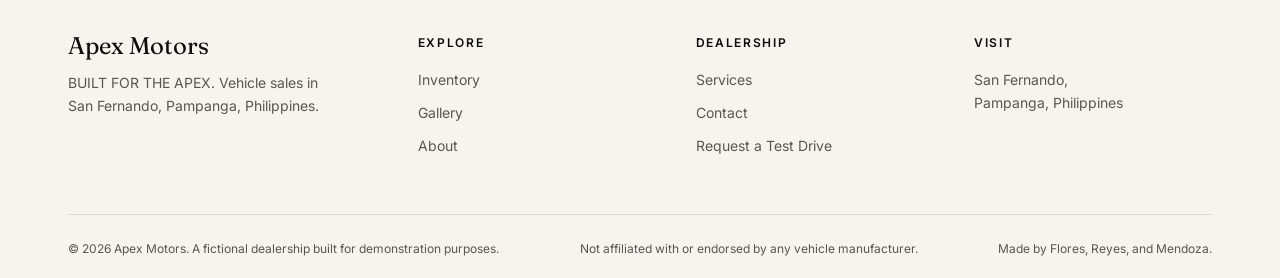
<file: inventory.html>
<!DOCTYPE html>
<html lang="en">
<head>
    <meta charset="UTF-8" />
    <meta name="viewport" content="width=device-width, initial-scale=1.0" />
    <title>Inventory — Apex Motors</title>
    <meta name="description" content="Browse the current Apex Motors inventory of sports and performance vehicles." />
    <link rel="icon" href="assets/icons/favicon.ico" sizes="48x48" />
    <link rel="icon" type="image/png" sizes="32x32" href="assets/icons/favicon-32x32.png" />
    <link rel="icon" type="image/png" sizes="16x16" href="assets/icons/favicon-16x16.png" />
    <link rel="icon" type="image/png" sizes="192x192" href="assets/icons/icon-192.png" />
    <link rel="apple-touch-icon" sizes="180x180" href="assets/icons/apple-touch-icon.png" />
    <meta name="theme-color" content="#0a0a0b" />
    <link rel="preconnect" href="https://fonts.googleapis.com" />
    <link rel="preconnect" href="https://fonts.gstatic.com" crossorigin />
    <link href="https://fonts.googleapis.com/css2?family=Fraunces:opsz,wght@9..144,400;9..144,500;9..144,600&family=Inter:wght@400;500;600&display=swap" rel="stylesheet" />
    <script>
        /* Apply the saved (or system) theme before first paint to avoid a flash. */
        (function () {
            var root = document.documentElement, theme = null;
            root.classList.add("js");
            try { theme = localStorage.getItem("apex-theme"); } catch (e) {}
            if (theme !== "light" && theme !== "dark") {
                theme = window.matchMedia && window.matchMedia("(prefers-color-scheme: light)").matches ? "light" : "dark";
            }
            root.setAttribute("data-theme", theme);
        })();
    </script>
    <link rel="stylesheet" href="css/main.css" />
    <link rel="stylesheet" href="css/components.css" />
    <link rel="stylesheet" href="css/pages.css" />
    <link rel="stylesheet" href="css/animations.css" />
</head>
<body>

    <header class="site-header">
        <nav class="nav container" aria-label="Primary">
            <a href="index.html" class="nav-brand">
                <span class="nav-brand-mark">APEX<span>MOTORS</span></span>
            </a>
            <ul class="nav-links" id="primary-nav-links">
                <li><a href="index.html">Home</a></li>
                <li><a href="inventory.html" aria-current="page">Inventory</a></li>
                <li><a href="services.html">Services</a></li>
                <li><a href="about.html">About</a></li>
                <li><a href="gallery.html">Gallery</a></li>
                <li><a href="contact.html">Contact</a></li>
                <li><a href="contact.html" class="nav-cta">Request a Test Drive</a></li>
            </ul>
            <div class="nav-actions">
                <button type="button" class="theme-toggle" aria-label="Switch to light mode" aria-pressed="true">
                    <svg class="icon-sun" viewBox="0 0 24 24" aria-hidden="true"><circle cx="12" cy="12" r="4"/><path d="M12 2v2M12 20v2M4.93 4.93l1.41 1.41M17.66 17.66l1.41 1.41M2 12h2M20 12h2M4.93 19.07l1.41-1.41M17.66 6.34l1.41-1.41"/></svg>
                    <svg class="icon-moon" viewBox="0 0 24 24" aria-hidden="true"><path d="M21 12.8A9 9 0 1 1 11.2 3a7 7 0 0 0 9.8 9.8z"/></svg>
                </button>
                <button class="nav-toggle" aria-expanded="false" aria-controls="primary-nav-links" aria-label="Toggle navigation menu">
                <span class="nav-toggle-bars"><span></span><span></span><span></span></span>
            </button>
            </div>
        </nav>
    </header>

    <main>
        <div class="page-header container">
            <span class="eyebrow">Inventory</span>
            <h1 class="page-title">Current inventory</h1>
            <p class="section-intro">
                Each listing shows its condition, mileage, and availability. Filter by category or
                manufacturer, then request a price or a test drive for any vehicle that isn't sold.
            </p>
        </div>

        <section class="tight">
            <div class="container">
                <div class="filter-bar">
                    <div class="filter-group">
                        <label for="filter-category">Category</label>
                        <select id="filter-category">
                            <option value="all">All Categories</option>
                        </select>
                    </div>
                    <div class="filter-group">
                        <label for="filter-manufacturer">Manufacturer</label>
                        <select id="filter-manufacturer">
                            <option value="all">All Manufacturers</option>
                        </select>
                    </div>
                    <button type="button" id="filter-reset" class="filter-reset"><svg class="filter-reset-icon" viewBox="0 0 24 24" aria-hidden="true"><path d="M6 6l12 12M18 6L6 18"/></svg>Clear filters</button>
                    <span id="filter-count" class="filter-count"></span>
                </div>

                <div class="inventory-grid" id="inventory-grid"></div>
            </div>
        </section>
    </main>

    <footer class="site-footer">
        <div class="container">
            <div class="footer-grid">
                <div>
                    <div class="footer-brand">Apex Motors</div>
                    <p class="footer-tagline">BUILT FOR THE APEX. Vehicle sales in San Fernando, Pampanga, Philippines.</p>
                </div>
                <div class="footer-col">
                    <div class="footer-col-title">Explore</div>
                    <a href="inventory.html">Inventory</a>
                    <a href="gallery.html">Gallery</a>
                    <a href="about.html">About</a>
                </div>
                <div class="footer-col">
                    <div class="footer-col-title">Dealership</div>
                    <a href="services.html">Services</a>
                    <a href="contact.html">Contact</a>
                    <a href="contact.html">Request a Test Drive</a>
                </div>
                <div class="footer-col">
                    <div class="footer-col-title">Visit</div>
                    <p>San Fernando, Pampanga, Philippines</p>
                </div>
            </div>
            <div class="footer-bottom">
                <span>&copy; 2026 Apex Motors. A fictional dealership built for demonstration purposes.</span>
                <span>Not affiliated with or endorsed by any vehicle manufacturer.</span>
                <span>Made by Flores, Reyes, and Mendoza.</span>
            </div>
        </div>
    </footer>

    <script type="module" src="js/main.js"></script>
</body>
</html>
</file>
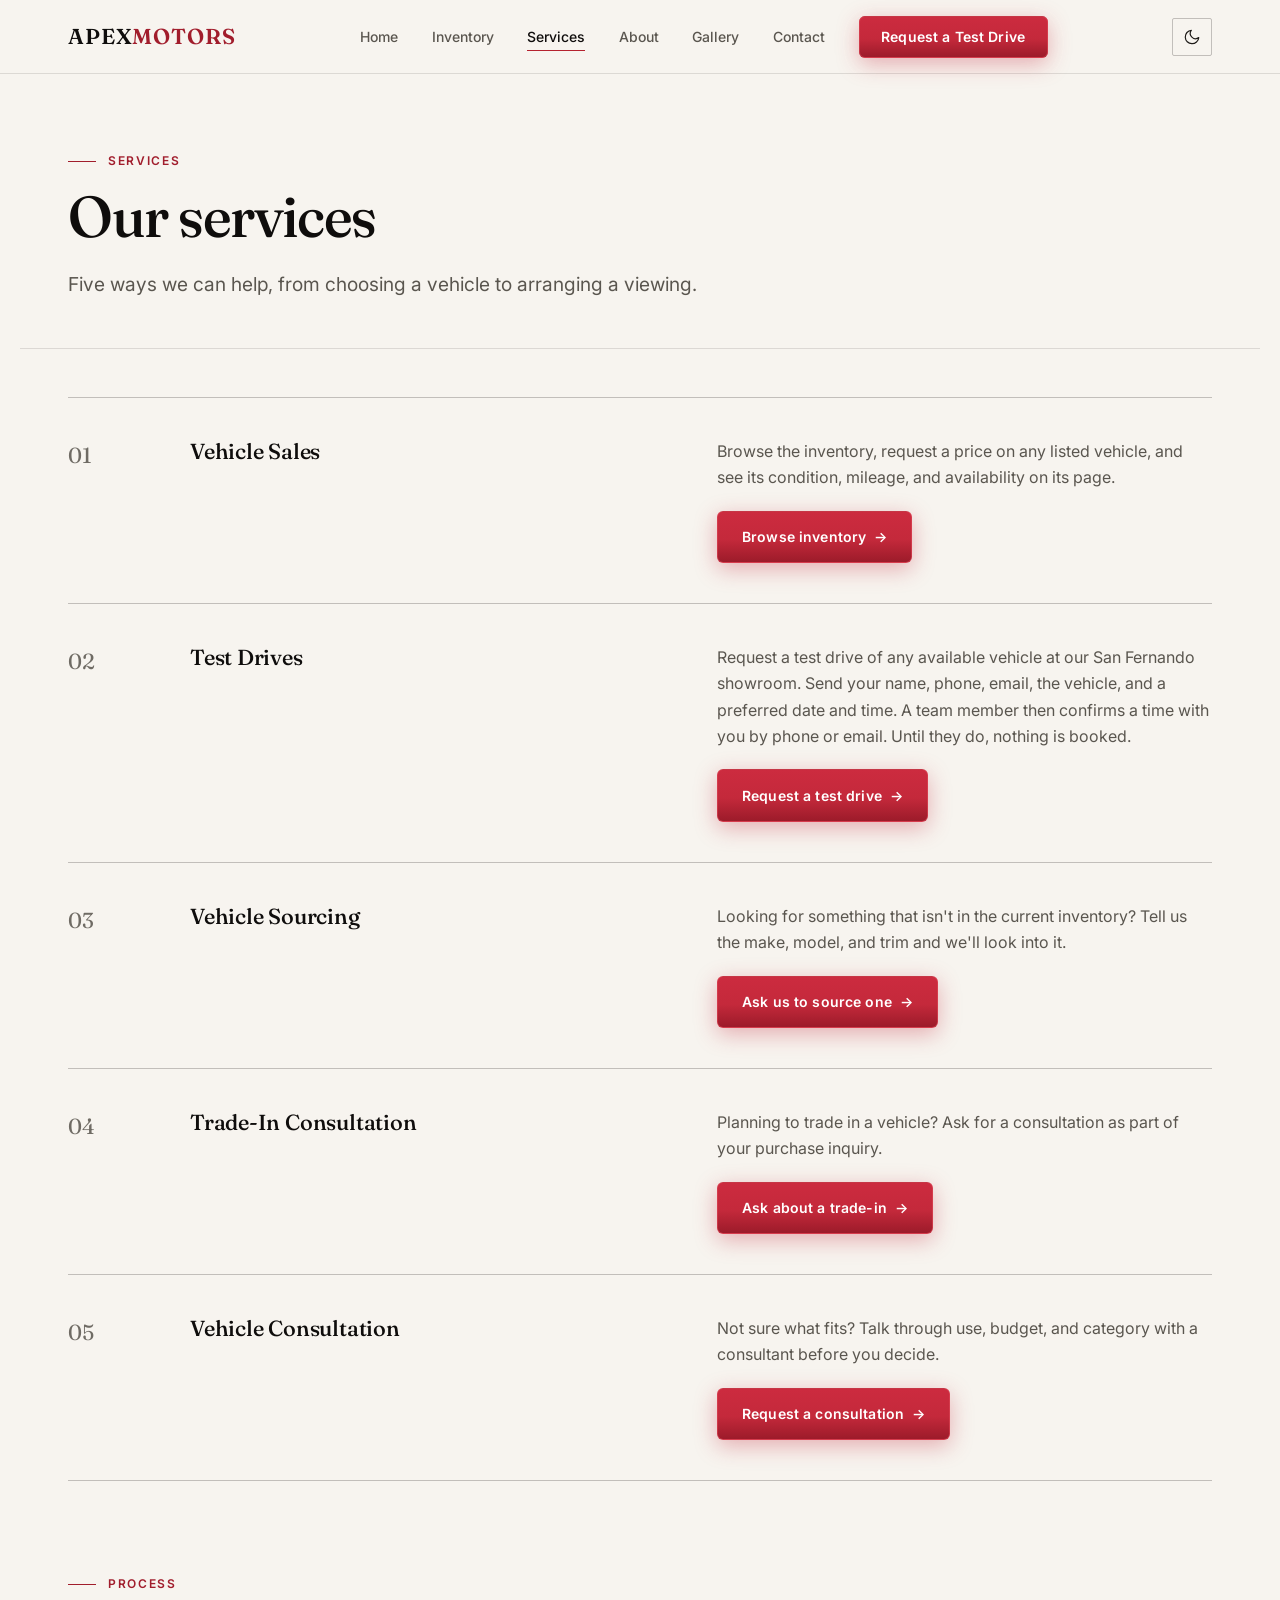
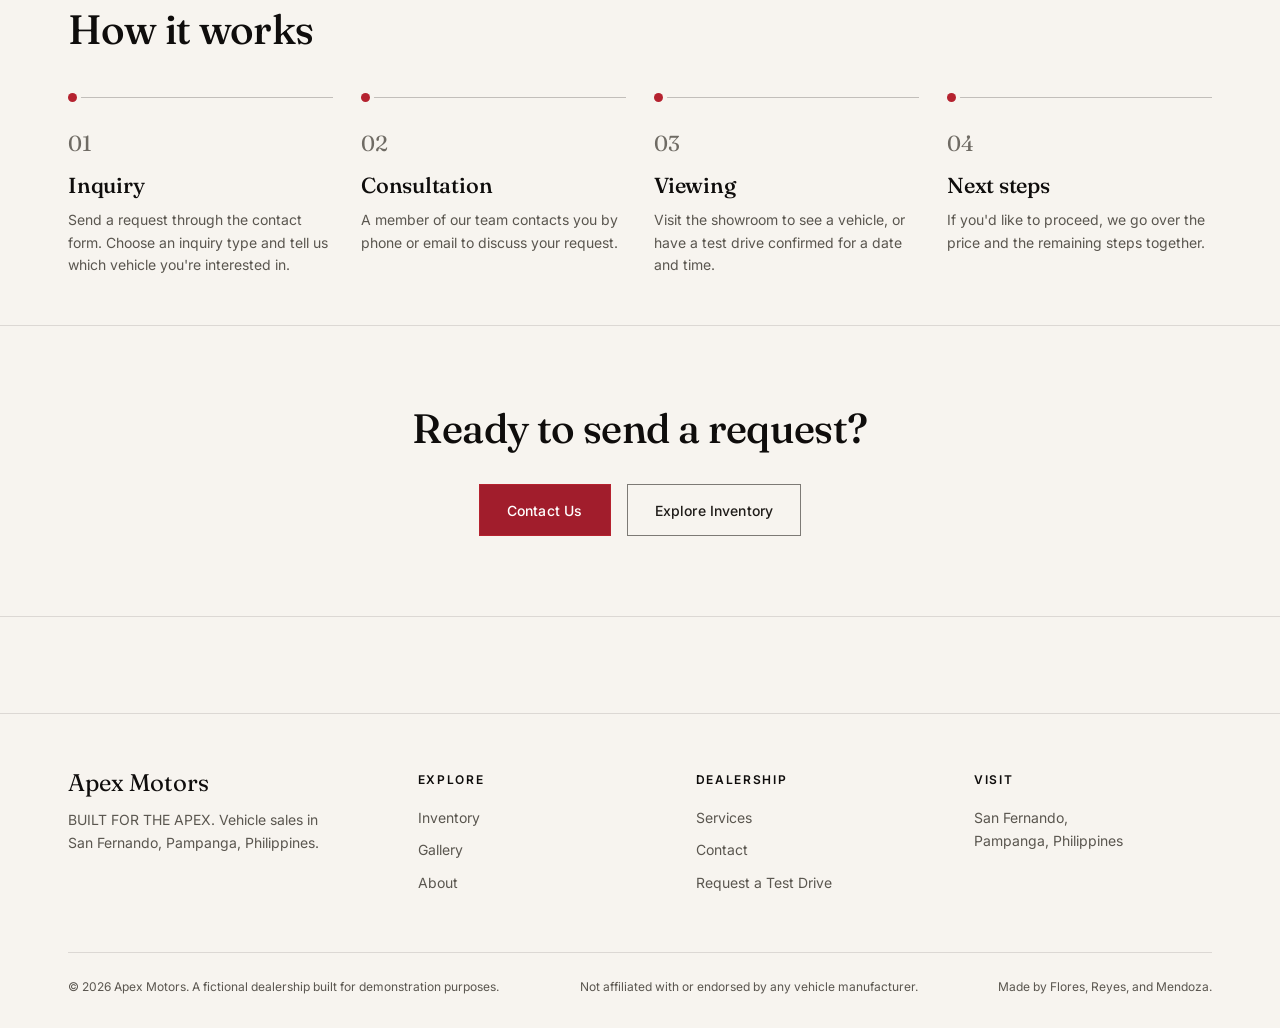
<file: services.html>
<!DOCTYPE html>
<html lang="en">
<head>
    <meta charset="UTF-8" />
    <meta name="viewport" content="width=device-width, initial-scale=1.0" />
    <title>Services — Apex Motors</title>
    <meta name="description" content="Vehicle sales, test drives, sourcing, trade-in consultation, and vehicle consultation from Apex Motors." />
    <link rel="icon" href="assets/icons/favicon.ico" sizes="48x48" />
    <link rel="icon" type="image/png" sizes="32x32" href="assets/icons/favicon-32x32.png" />
    <link rel="icon" type="image/png" sizes="16x16" href="assets/icons/favicon-16x16.png" />
    <link rel="icon" type="image/png" sizes="192x192" href="assets/icons/icon-192.png" />
    <link rel="apple-touch-icon" sizes="180x180" href="assets/icons/apple-touch-icon.png" />
    <meta name="theme-color" content="#0a0a0b" />
    <link rel="preconnect" href="https://fonts.googleapis.com" />
    <link rel="preconnect" href="https://fonts.gstatic.com" crossorigin />
    <link href="https://fonts.googleapis.com/css2?family=Fraunces:opsz,wght@9..144,400;9..144,500;9..144,600&family=Inter:wght@400;500;600&display=swap" rel="stylesheet" />
    <script>
        /* Apply the saved (or system) theme before first paint to avoid a flash. */
        (function () {
            var root = document.documentElement, theme = null;
            root.classList.add("js");
            try { theme = localStorage.getItem("apex-theme"); } catch (e) {}
            if (theme !== "light" && theme !== "dark") {
                theme = window.matchMedia && window.matchMedia("(prefers-color-scheme: light)").matches ? "light" : "dark";
            }
            root.setAttribute("data-theme", theme);
        })();
    </script>
    <link rel="stylesheet" href="css/main.css" />
    <link rel="stylesheet" href="css/components.css" />
    <link rel="stylesheet" href="css/pages.css" />
    <link rel="stylesheet" href="css/animations.css" />
</head>
<body>

    <header class="site-header">
        <nav class="nav container" aria-label="Primary">
            <a href="index.html" class="nav-brand">
                <span class="nav-brand-mark">APEX<span>MOTORS</span></span>
            </a>
            <ul class="nav-links" id="primary-nav-links">
                <li><a href="index.html">Home</a></li>
                <li><a href="inventory.html">Inventory</a></li>
                <li><a href="services.html" aria-current="page">Services</a></li>
                <li><a href="about.html">About</a></li>
                <li><a href="gallery.html">Gallery</a></li>
                <li><a href="contact.html">Contact</a></li>
                <li><a href="contact.html" class="nav-cta">Request a Test Drive</a></li>
            </ul>
            <div class="nav-actions">
                <button type="button" class="theme-toggle" aria-label="Switch to light mode" aria-pressed="true">
                    <svg class="icon-sun" viewBox="0 0 24 24" aria-hidden="true"><circle cx="12" cy="12" r="4"/><path d="M12 2v2M12 20v2M4.93 4.93l1.41 1.41M17.66 17.66l1.41 1.41M2 12h2M20 12h2M4.93 19.07l1.41-1.41M17.66 6.34l1.41-1.41"/></svg>
                    <svg class="icon-moon" viewBox="0 0 24 24" aria-hidden="true"><path d="M21 12.8A9 9 0 1 1 11.2 3a7 7 0 0 0 9.8 9.8z"/></svg>
                </button>
                <button class="nav-toggle" aria-expanded="false" aria-controls="primary-nav-links" aria-label="Toggle navigation menu">
                <span class="nav-toggle-bars"><span></span><span></span><span></span></span>
            </button>
            </div>
        </nav>
    </header>

    <main>
        <div class="page-header container">
            <span class="eyebrow">Services</span>
            <h1 class="page-title">Our services</h1>
            <p class="section-intro">
                Five ways we can help, from choosing a vehicle to arranging a viewing.
            </p>
        </div>

        <section class="tight">
            <div class="container">
                <div class="services-list">
                    <div class="service-row">
                        <span class="index">01</span>
                        <h3>Vehicle Sales</h3>
                        <div class="service-body">
                            <p>Browse the inventory, request a price on any listed vehicle, and see its condition, mileage, and availability on its page.</p>
                            <a href="inventory.html" class="btn btn-cta">Browse inventory <span class="arrow" aria-hidden="true">&rarr;</span></a>
                        </div>
                    </div>
                    <div class="service-row">
                        <span class="index">02</span>
                        <h3>Test Drives</h3>
                        <div class="service-body">
                            <p>Request a test drive of any available vehicle at our San Fernando showroom. Send your name, phone, email, the vehicle, and a preferred date and time. A team member then confirms a time with you by phone or email. Until they do, nothing is booked.</p>
                            <a href="contact.html?inquiry=test-drive" class="btn btn-cta">Request a test drive <span class="arrow" aria-hidden="true">&rarr;</span></a>
                        </div>
                    </div>
                    <div class="service-row">
                        <span class="index">03</span>
                        <h3>Vehicle Sourcing</h3>
                        <div class="service-body">
                            <p>Looking for something that isn't in the current inventory? Tell us the make, model, and trim and we'll look into it.</p>
                            <a href="contact.html?inquiry=sourcing" class="btn btn-cta">Ask us to source one <span class="arrow" aria-hidden="true">&rarr;</span></a>
                        </div>
                    </div>
                    <div class="service-row">
                        <span class="index">04</span>
                        <h3>Trade-In Consultation</h3>
                        <div class="service-body">
                            <p>Planning to trade in a vehicle? Ask for a consultation as part of your purchase inquiry.</p>
                            <a href="contact.html?inquiry=trade-in" class="btn btn-cta">Ask about a trade-in <span class="arrow" aria-hidden="true">&rarr;</span></a>
                        </div>
                    </div>
                    <div class="service-row">
                        <span class="index">05</span>
                        <h3>Vehicle Consultation</h3>
                        <div class="service-body">
                            <p>Not sure what fits? Talk through use, budget, and category with a consultant before you decide.</p>
                            <a href="contact.html?inquiry=consultation" class="btn btn-cta">Request a consultation <span class="arrow" aria-hidden="true">&rarr;</span></a>
                        </div>
                    </div>
                </div>
            </div>
        </section>

        <section class="tight">
            <div class="container">
                <div class="section-head">
                    <div>
                        <span class="eyebrow">Process</span>
                        <h2 class="section-heading">How it works</h2>
                    </div>
                </div>
                <ol class="process-steps">
                    <li class="process-step">
                        <span class="index">01</span>
                        <h3>Inquiry</h3>
                        <p>Send a request through the contact form. Choose an inquiry type and tell us which vehicle you're interested in.</p>
                    </li>
                    <li class="process-step">
                        <span class="index">02</span>
                        <h3>Consultation</h3>
                        <p>A member of our team contacts you by phone or email to discuss your request.</p>
                    </li>
                    <li class="process-step">
                        <span class="index">03</span>
                        <h3>Viewing</h3>
                        <p>Visit the showroom to see a vehicle, or have a test drive confirmed for a date and time.</p>
                    </li>
                    <li class="process-step">
                        <span class="index">04</span>
                        <h3>Next steps</h3>
                        <p>If you'd like to proceed, we go over the price and the remaining steps together.</p>
                    </li>
                </ol>
            </div>
        </section>

        <section class="cta-band">
            <div class="container">
                <h2>Ready to send a request?</h2>
                <div class="btn-row">
                    <a href="contact.html" class="btn btn-primary">Contact Us</a>
                    <a href="inventory.html" class="btn btn-outline">Explore Inventory</a>
                </div>
            </div>
        </section>
    </main>

    <footer class="site-footer">
        <div class="container">
            <div class="footer-grid">
                <div>
                    <div class="footer-brand">Apex Motors</div>
                    <p class="footer-tagline">BUILT FOR THE APEX. Vehicle sales in San Fernando, Pampanga, Philippines.</p>
                </div>
                <div class="footer-col">
                    <div class="footer-col-title">Explore</div>
                    <a href="inventory.html">Inventory</a>
                    <a href="gallery.html">Gallery</a>
                    <a href="about.html">About</a>
                </div>
                <div class="footer-col">
                    <div class="footer-col-title">Dealership</div>
                    <a href="services.html">Services</a>
                    <a href="contact.html">Contact</a>
                    <a href="contact.html">Request a Test Drive</a>
                </div>
                <div class="footer-col">
                    <div class="footer-col-title">Visit</div>
                    <p>San Fernando, Pampanga, Philippines</p>
                </div>
            </div>
            <div class="footer-bottom">
                <span>&copy; 2026 Apex Motors. A fictional dealership built for demonstration purposes.</span>
                <span>Not affiliated with or endorsed by any vehicle manufacturer.</span>
                <span>Made by Flores, Reyes, and Mendoza.</span>
            </div>
        </div>
    </footer>

    <script type="module" src="js/main.js"></script>
</body>
</html>
</file>
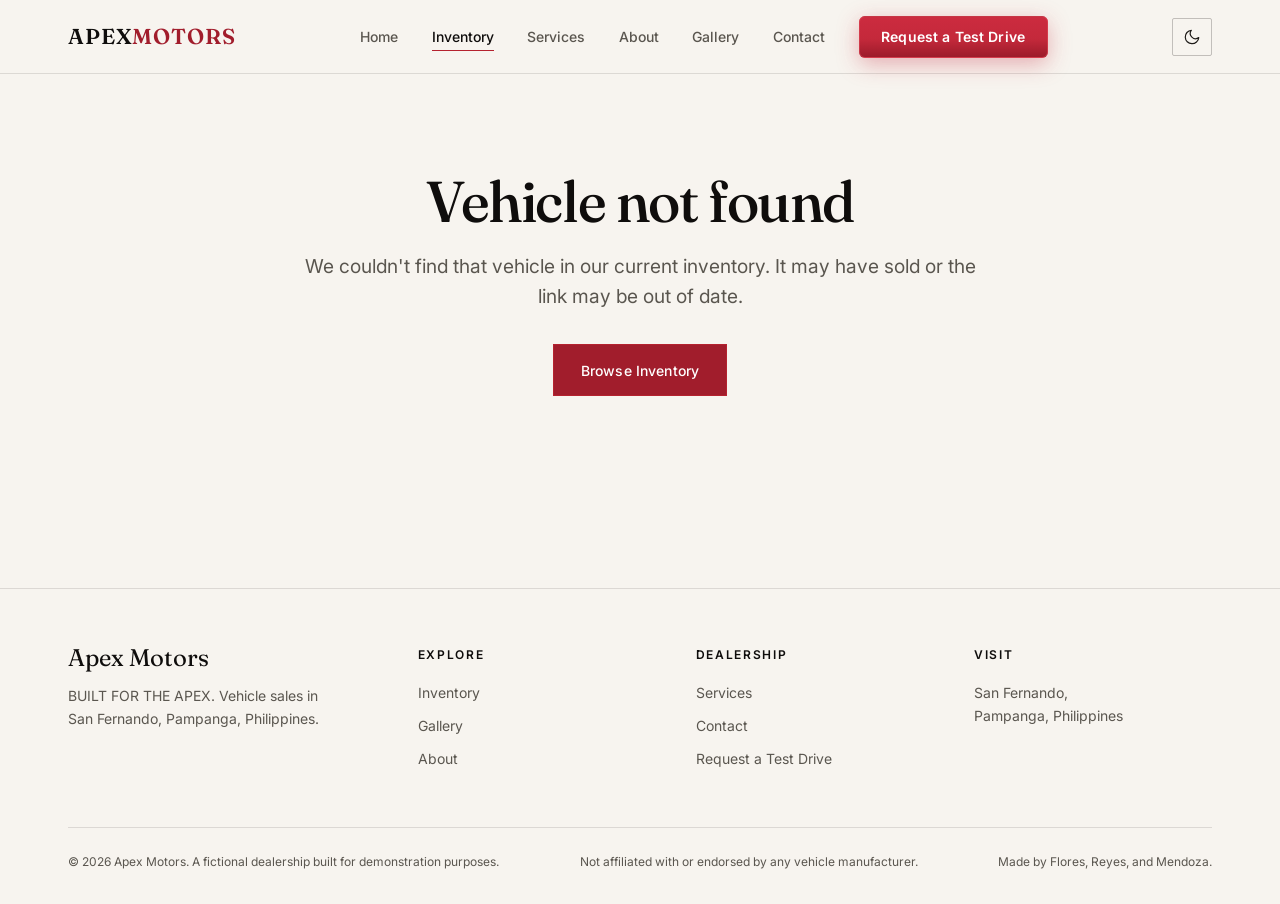
<file: vehicle.html>
<!DOCTYPE html>
<html lang="en">
<head>
    <meta charset="UTF-8" />
    <meta name="viewport" content="width=device-width, initial-scale=1.0" />
    <title>Vehicle Details — Apex Motors</title>
    <link rel="icon" href="assets/icons/favicon.ico" sizes="48x48" />
    <link rel="icon" type="image/png" sizes="32x32" href="assets/icons/favicon-32x32.png" />
    <link rel="icon" type="image/png" sizes="16x16" href="assets/icons/favicon-16x16.png" />
    <link rel="icon" type="image/png" sizes="192x192" href="assets/icons/icon-192.png" />
    <link rel="apple-touch-icon" sizes="180x180" href="assets/icons/apple-touch-icon.png" />
    <meta name="theme-color" content="#0a0a0b" />
    <link rel="preconnect" href="https://fonts.googleapis.com" />
    <link rel="preconnect" href="https://fonts.gstatic.com" crossorigin />
    <link href="https://fonts.googleapis.com/css2?family=Fraunces:opsz,wght@9..144,400;9..144,500;9..144,600&family=Inter:wght@400;500;600&display=swap" rel="stylesheet" />
    <script>
        /* Apply the saved (or system) theme before first paint to avoid a flash. */
        (function () {
            var root = document.documentElement, theme = null;
            root.classList.add("js");
            try { theme = localStorage.getItem("apex-theme"); } catch (e) {}
            if (theme !== "light" && theme !== "dark") {
                theme = window.matchMedia && window.matchMedia("(prefers-color-scheme: light)").matches ? "light" : "dark";
            }
            root.setAttribute("data-theme", theme);
        })();
    </script>
    <link rel="stylesheet" href="css/main.css" />
    <link rel="stylesheet" href="css/components.css" />
    <link rel="stylesheet" href="css/pages.css" />
    <link rel="stylesheet" href="css/animations.css" />
</head>
<body>

    <header class="site-header">
        <nav class="nav container" aria-label="Primary">
            <a href="index.html" class="nav-brand">
                <span class="nav-brand-mark">APEX<span>MOTORS</span></span>
            </a>
            <ul class="nav-links" id="primary-nav-links">
                <li><a href="index.html">Home</a></li>
                <li><a href="inventory.html" aria-current="page">Inventory</a></li>
                <li><a href="services.html">Services</a></li>
                <li><a href="about.html">About</a></li>
                <li><a href="gallery.html">Gallery</a></li>
                <li><a href="contact.html">Contact</a></li>
                <li><a href="contact.html" class="nav-cta">Request a Test Drive</a></li>
            </ul>
            <div class="nav-actions">
                <button type="button" class="theme-toggle" aria-label="Switch to light mode" aria-pressed="true">
                    <svg class="icon-sun" viewBox="0 0 24 24" aria-hidden="true"><circle cx="12" cy="12" r="4"/><path d="M12 2v2M12 20v2M4.93 4.93l1.41 1.41M17.66 17.66l1.41 1.41M2 12h2M20 12h2M4.93 19.07l1.41-1.41M17.66 6.34l1.41-1.41"/></svg>
                    <svg class="icon-moon" viewBox="0 0 24 24" aria-hidden="true"><path d="M21 12.8A9 9 0 1 1 11.2 3a7 7 0 0 0 9.8 9.8z"/></svg>
                </button>
                <button class="nav-toggle" aria-expanded="false" aria-controls="primary-nav-links" aria-label="Toggle navigation menu">
                <span class="nav-toggle-bars"><span></span><span></span><span></span></span>
            </button>
            </div>
        </nav>
    </header>

    <main class="container">
        <!-- Populated entirely by js/pages/vehicleDetail.js, which reads
         ?id=... from the URL and looks the vehicle up in the central
         vehicles.js dataset. -->
        <div id="vehicle-detail-root"></div>
    </main>

    <footer class="site-footer">
        <div class="container">
            <div class="footer-grid">
                <div>
                    <div class="footer-brand">Apex Motors</div>
                    <p class="footer-tagline">BUILT FOR THE APEX. Vehicle sales in San Fernando, Pampanga, Philippines.</p>
                </div>
                <div class="footer-col">
                    <div class="footer-col-title">Explore</div>
                    <a href="inventory.html">Inventory</a>
                    <a href="gallery.html">Gallery</a>
                    <a href="about.html">About</a>
                </div>
                <div class="footer-col">
                    <div class="footer-col-title">Dealership</div>
                    <a href="services.html">Services</a>
                    <a href="contact.html">Contact</a>
                    <a href="contact.html">Request a Test Drive</a>
                </div>
                <div class="footer-col">
                    <div class="footer-col-title">Visit</div>
                    <p>San Fernando, Pampanga, Philippines</p>
                </div>
            </div>
            <div class="footer-bottom">
                <span>&copy; 2026 Apex Motors. A fictional dealership built for demonstration purposes.</span>
                <span>Not affiliated with or endorsed by any vehicle manufacturer.</span>
                <span>Made by Flores, Reyes, and Mendoza.</span>
            </div>
        </div>
    </footer>

    <script type="module" src="js/main.js"></script>
</body>
</html>
</file>
<file: css/main.css>
/* ==========================================================================
   APEX MOTORS — Global styles
   Design tokens, resets, base typography, navigation and footer.
   Page-specific layouts live in pages.css; reusable UI pieces (cards,
   buttons, forms) live in components.css.
   ========================================================================== */

:root {
    color-scheme: dark;

    /* -- Color tokens (dark theme is the default) ------------------------- */
    --color-bg: #0a0a0b;
    --color-surface: #141416;
    --color-surface-alt: #1a1a1d;
    --color-border: rgba(232, 230, 227, 0.12);
    --color-border-strong: rgba(232, 230, 227, 0.22);
    --color-text: #e8e6e3;
    --color-text-muted: #9a978f;
    --color-text-faint: #67645e;
    --color-accent: #a11d2c;
    --color-accent-bright: #c4293b;
    --color-accent-dim: #3a0e14;
    /* Dark red stays an accent (fills, rules). Small red text uses the lighter
       --color-accent-text so it stays readable on the dark background. */
    --color-accent-text: #f0707e;
    --color-text-strong: #f8f5f2;
    --color-border-emphasis: rgba(232, 230, 227, 0.55);
    --color-focus: #e8b4ab;

    /* Chrome that changes with the theme */
    --color-header-bg: rgba(10, 10, 11, 0.86);
    --color-lightbox-bg: rgba(6, 6, 7, 0.92);
    --color-badge-bg: rgba(10, 10, 11, 0.78);
    --shadow-pop: 0 24px 40px rgba(0, 0, 0, 0.55);
    --shadow-card: 0 18px 40px rgba(0, 0, 0, 0.45);
    --hero-glow-a: rgba(161, 29, 44, 0.22);
    --hero-glow-b: rgba(161, 29, 44, 0.1);
    --map-filter: invert(0.92) hue-rotate(180deg) contrast(0.88) saturate(0.7);

    /* Status + feedback colors */
    --status-available: #86d39b;
    --status-reserved: #f0c36d;
    --status-sold: #b9b5ae;
    --color-success-border: #3f7d52;
    --color-success-text: #bfe3cb;
    --color-error-text: #f2c4c4;

    /* Text that sits on top of photos always stays light, in both themes,
       because the photo scrims are always dark. */
    --color-on-photo: #f8f5f2;
    --color-on-photo-muted: rgba(248, 245, 242, 0.8);
    --color-on-photo-accent: #f0707e;
    --color-on-photo-border: rgba(248, 245, 242, 0.35);

    /* -- Type ------------------------------------------------------------ */
    --font-display: "Fraunces", "Iowan Old Style", Georgia, serif;
    --font-body: "Inter", -apple-system, BlinkMacSystemFont, "Segoe UI", sans-serif;

    /* Type scale. Display > H1 > H2 > H3 > H4 > lead > body > small > label.
       Every heading and text style in the site pulls from these tokens. */
    --fs-display: clamp(2.9rem, 6.6vw, 5.25rem);
    --fs-h1: clamp(2.3rem, 4.8vw, 3.6rem);
    --fs-h2: clamp(1.8rem, 3.2vw, 2.6rem);
    --fs-h3: clamp(1.2rem, 1.7vw, 1.4rem);
    --fs-h4: 1.0625rem;
    --fs-lead: clamp(1.08rem, 1.5vw, 1.2rem);
    --fs-body: 1rem;
    --fs-small: 0.875rem;
    --fs-label: 0.75rem;

    --lh-display: 1.03;
    --lh-heading: 1.12;
    --lh-snug: 1.3;
    --lh-body: 1.65;

    --tracking-display: -0.025em;
    --tracking-heading: -0.015em;
    --tracking-label: 0.14em;

    /* -- Layout ----------------------------------------------------------- */
    --max-width: 1240px;
    --gutter: clamp(1.25rem, 4vw, 3rem);
    --radius: 2px;

    /* -- Motion ------------------------------------------------------------ */
    --ease: cubic-bezier(0.4, 0, 0.2, 1);
    --ease-out: cubic-bezier(0.16, 1, 0.3, 1);
    --duration: 0.35s;
}

/* -- Light theme ------------------------------------------------------------
   Applied with <html data-theme="light">. Only tokens change; no component
   needs to know which theme is active. */
:root[data-theme="light"] {
    color-scheme: light;

    --color-bg: #f7f4ef;
    --color-surface: #ffffff;
    --color-surface-alt: #efebe4;
    --color-border: rgba(26, 22, 18, 0.12);
    --color-border-strong: rgba(26, 22, 18, 0.24);
    --color-text: #1f1c19;
    --color-text-muted: #5a564f;
    --color-text-faint: #6f6b64;
    --color-accent: #a11d2c;
    --color-accent-bright: #b5222f;
    --color-accent-dim: #f3d9dc;
    --color-accent-text: #a11d2c;
    --color-text-strong: #0f0d0c;
    --color-border-emphasis: rgba(26, 22, 18, 0.55);
    --color-focus: #a11d2c;

    --color-header-bg: rgba(247, 244, 239, 0.86);
    --color-lightbox-bg: rgba(24, 20, 17, 0.72);
    --color-badge-bg: rgba(255, 255, 255, 0.92);
    --shadow-pop: 0 24px 40px rgba(40, 28, 20, 0.18);
    --shadow-card: 0 18px 40px rgba(40, 28, 20, 0.14);
    --hero-glow-a: rgba(161, 29, 44, 0.12);
    --hero-glow-b: rgba(161, 29, 44, 0.06);
    --map-filter: none;

    --status-available: #1b6a39;
    --status-reserved: #8a5a00;
    --status-sold: #5a564f;
    --color-success-border: #2f7a47;
    --color-success-text: #1d5c33;
    --color-error-text: #8c1a27;
}

/* -- Reset ---------------------------------------------------------------- */
*,
*::before,
*::after {
    box-sizing: border-box;
}

html {
    scroll-behavior: smooth;
    scroll-padding-top: 5.5rem; /* keeps anchor targets clear of the sticky header */
}

body {
    margin: 0;
    background: var(--color-bg);
    color: var(--color-text);
    font-family: var(--font-body);
    font-size: var(--fs-body);
    line-height: var(--lh-body);
    -webkit-font-smoothing: antialiased;
    text-rendering: optimizeLegibility;
    overflow-x: hidden;
}

img {
    max-width: 100%;
    display: block;
}

a {
    color: inherit;
    text-decoration: none;
}

button {
    font-family: inherit;
    cursor: pointer;
}

ul {
    list-style: none;
    margin: 0;
    padding: 0;
}

/* Heading hierarchy. Bare elements get a sensible default so an unstyled
   heading is never visually out of order; classes below (.hero-title,
   .page-title, .section-heading) only pick which step of the scale to use. */
h1, h2, h3, h4 {
    font-family: var(--font-display);
    font-weight: 500;
    font-optical-sizing: auto;
    color: var(--color-text-strong);
    margin: 0;
    text-wrap: balance;
}

h1 {
    font-size: var(--fs-h1);
    line-height: var(--lh-heading);
    letter-spacing: var(--tracking-display);
}

h2 {
    font-size: var(--fs-h2);
    line-height: var(--lh-heading);
    letter-spacing: var(--tracking-heading);
}

h3 {
    font-size: var(--fs-h3);
    line-height: var(--lh-snug);
    letter-spacing: -0.01em;
}

h4 {
    font-family: var(--font-body);
    font-size: var(--fs-h4);
    font-weight: 600;
    line-height: var(--lh-snug);
}

p {
    margin: 0;
    text-wrap: pretty;
}

/* Respect reduced-motion preference across the site */
@media (prefers-reduced-motion: reduce) {
    html {
        scroll-behavior: auto;
    }
    *,
    *::before,
    *::after {
        animation-duration: 0.001ms !important;
        animation-iteration-count: 1 !important;
        transition-duration: 0.001ms !important;
        scroll-behavior: auto !important;
    }
}

/* Visible focus state for every interactive element */
a:focus-visible,
button:focus-visible,
input:focus-visible,
textarea:focus-visible,
select:focus-visible {
    outline: 2px solid var(--color-focus);
    outline-offset: 3px;
}

/* Utility: screen-reader-only text (used for accessible labels) */
.sr-only {
    position: absolute;
    width: 1px;
    height: 1px;
    padding: 0;
    margin: -1px;
    overflow: hidden;
    clip: rect(0, 0, 0, 0);
    white-space: nowrap;
    border: 0;
}

.container {
    max-width: var(--max-width);
    margin-inline: auto;
    padding-inline: var(--gutter);
}

/* Eyebrow: the small uppercase label that sits above a heading. */
.eyebrow,
.hero-eyebrow {
    display: flex;
    align-items: center;
    gap: 0.75rem;
    font-family: var(--font-body);
    font-size: var(--fs-label);
    font-weight: 600;
    letter-spacing: var(--tracking-label);
    text-transform: uppercase;
    line-height: 1.2;
    color: var(--color-accent-text);
    margin-bottom: 1rem;
}

.eyebrow::before,
.hero-eyebrow::before {
    content: "";
    flex: none;
    width: 1.75rem;
    height: 1px;
    background: currentColor;
    transform-origin: left center;
}

/* H1 on inner pages. */
.page-title {
    font-size: var(--fs-h1);
    max-width: 22ch;
}

/* H2 for page sections. */
.section-heading {
    font-size: var(--fs-h2);
    max-width: 22ch;
}

/* Supporting copy under a heading. */
.section-intro {
    color: var(--color-text-muted);
    max-width: 58ch;
    font-size: var(--fs-lead);
    line-height: 1.6;
}

/* Body copy that needs a comfortable measure. */
.prose {
    max-width: 65ch;
}

/* ==========================================================================
   Navigation
   ========================================================================== */

.site-header {
    position: sticky;
    top: 0;
    z-index: 100;
    background: var(--color-header-bg);
    backdrop-filter: blur(10px);
    border-bottom: 1px solid var(--color-border);
    transition: box-shadow var(--duration) var(--ease), background var(--duration) var(--ease);
}

.site-header.is-scrolled {
    box-shadow: 0 10px 30px -18px rgba(0, 0, 0, 0.6);
}

.nav {
    display: flex;
    align-items: center;
    justify-content: space-between;
    padding-block: 1.1rem;
}

.nav-brand {
    display: flex;
    flex-direction: column;
    line-height: 1;
    font-family: var(--font-display);
}

.nav-brand-mark {
    font-size: 1.35rem;
    font-weight: 600;
    letter-spacing: 0.04em;
    color: var(--color-text-strong);
}

.nav-brand-mark span {
    color: var(--color-accent-text);
}

.nav-brand-place {
    font-family: var(--font-body);
    font-size: 0.65rem;
    color: var(--color-text-faint);
    letter-spacing: 0.08em;
    margin-top: 0.3rem;
}

.nav-links {
    display: flex;
    align-items: center;
    gap: 2.1rem;
}

.nav-links a {
    font-size: var(--fs-small);
    font-weight: 500;
    color: var(--color-text-muted);
    transition: color var(--duration) var(--ease);
    position: relative;
    padding-block: 0.25rem;
}

/* Underline that draws in from the left on hover and stays for the
   current page. */
.nav-links a:not(.nav-cta)::after {
    content: "";
    position: absolute;
    left: 0;
    right: 0;
    bottom: -2px;
    height: 1px;
    background: var(--color-accent-bright);
    transform: scaleX(0);
    transform-origin: left center;
    transition: transform 0.4s var(--ease-out);
}

.nav-links a:not(.nav-cta):hover::after {
    transform: scaleX(1);
}

.nav-links a:hover {
    color: var(--color-text);
}

.nav-links a[aria-current="page"] {
    color: var(--color-text-strong);
    font-weight: 500;
}

.nav-links a[aria-current="page"]::after {
    transform: scaleX(1);
}

.nav-links .nav-cta {
    padding: 0.7rem 1.35rem;
    font-size: var(--fs-small);
    font-weight: 600;
    letter-spacing: 0.01em;
    color: #fff;
    border: 1px solid rgba(220, 70, 85, 0.65);
    border-radius: 6px;
    background: linear-gradient(180deg, #cc2b3f 0%, #c4293b 55%, #9c1b2a 100%);
    box-shadow: 0 6px 22px rgba(196, 41, 59, 0.35);
    transition: background var(--duration) var(--ease), box-shadow var(--duration) var(--ease),
        transform var(--duration) var(--ease-out);
}

.nav-links .nav-cta:hover,
.nav-links .nav-cta:focus-visible {
    background: linear-gradient(180deg, #d8344a 0%, #cc2b3f 55%, #a81e2e 100%);
    box-shadow: 0 8px 28px rgba(196, 41, 59, 0.5);
    color: #fff;
    transform: translateY(-1px);
}

/* Theme toggle + hamburger live together on the right of the bar. */
.nav-actions {
    display: flex;
    align-items: center;
    gap: 0.6rem;
}

.theme-toggle {
    position: relative;
    width: 40px;
    height: 38px;
    padding: 0;
    display: inline-flex;
    align-items: center;
    justify-content: center;
    background: none;
    color: var(--color-text);
    border: 1px solid var(--color-border-strong);
    border-radius: var(--radius);
    overflow: hidden;
    transition: border-color var(--duration) var(--ease), background var(--duration) var(--ease);
}

.theme-toggle:hover {
    border-color: var(--color-accent-bright);
    background: var(--color-surface);
}

.theme-toggle svg {
    position: absolute;
    width: 18px;
    height: 18px;
    fill: none;
    stroke: currentColor;
    stroke-width: 1.6;
    stroke-linecap: round;
    stroke-linejoin: round;
    transition: transform 0.55s var(--ease-out), opacity 0.35s var(--ease);
}

/* The icon shows the mode you will switch TO: moon in light, sun in dark. */
.theme-toggle .icon-sun { opacity: 1; transform: rotate(0) scale(1); }
.theme-toggle .icon-moon { opacity: 0; transform: rotate(-90deg) scale(0.4); }

:root[data-theme="light"] .theme-toggle .icon-sun { opacity: 0; transform: rotate(90deg) scale(0.4); }
:root[data-theme="light"] .theme-toggle .icon-moon { opacity: 1; transform: rotate(0) scale(1); }

.nav-toggle {
    display: none;
    background: none;
    border: 1px solid var(--color-border-strong);
    width: 42px;
    height: 38px;
    align-items: center;
    justify-content: center;
    padding: 0;
}

.nav-toggle-bars {
    position: relative;
    width: 18px;
    height: 12px;
}

.nav-toggle-bars span {
    position: absolute;
    left: 0;
    right: 0;
    height: 1px;
    background: var(--color-text);
    transition: transform var(--duration) var(--ease), opacity var(--duration) var(--ease);
}

.nav-toggle-bars span:nth-child(1) { top: 0; }
.nav-toggle-bars span:nth-child(2) { top: 50%; margin-top: -0.5px; }
.nav-toggle-bars span:nth-child(3) { bottom: 0; }

.nav-toggle[aria-expanded="true"] .nav-toggle-bars span:nth-child(1) {
    transform: translateY(5.5px) rotate(45deg);
}
.nav-toggle[aria-expanded="true"] .nav-toggle-bars span:nth-child(2) {
    opacity: 0;
}
.nav-toggle[aria-expanded="true"] .nav-toggle-bars span:nth-child(3) {
    transform: translateY(-5.5px) rotate(-45deg);
}

@media (max-width: 860px) {
    .nav-toggle {
        display: flex;
        transition: border-color var(--duration) var(--ease), background var(--duration) var(--ease);
    }

    .nav-toggle[aria-expanded="true"] {
        border-color: var(--color-accent);
        background: rgba(196, 41, 59, 0.08);
    }

    body.nav-open {
        overflow: hidden;
    }

    /* The panel hangs off the bottom edge of the sticky header. It is
       absolutely positioned (not fixed) because the header's
       backdrop-filter would otherwise become the containing block for a
       fixed child and break its offsets. */
    .nav-links {
        position: absolute;
        top: 100%;
        left: 0;
        right: 0;
        max-height: calc(100vh - 5rem);
        max-height: calc(100dvh - 5rem);
        overflow-y: auto;
        flex-direction: column;
        align-items: stretch;
        gap: 0;
        background: var(--color-surface);
        padding: 0.35rem var(--gutter) 1.5rem;
        border-bottom: 1px solid var(--color-border);
        box-shadow: var(--shadow-pop);
        opacity: 0;
        visibility: hidden;
        transform: translateY(-8px);
        pointer-events: none;
        transition: opacity var(--duration) var(--ease),
                    transform var(--duration) var(--ease),
                    visibility 0s linear var(--duration);
    }

    .nav-links.is-open {
        opacity: 1;
        visibility: visible;
        transform: translateY(0);
        pointer-events: auto;
        transition-delay: 0s;
    }

    /* Rows: full-width, hairline dividers, generous tap targets. */
    .nav-links li {
        opacity: 0;
        transform: translateY(-4px);
        transition: opacity var(--duration) var(--ease), transform var(--duration) var(--ease);
    }

    .nav-links.is-open li {
        opacity: 1;
        transform: none;
    }

    .nav-links.is-open li:nth-child(2) { transition-delay: 0.03s; }
    .nav-links.is-open li:nth-child(3) { transition-delay: 0.06s; }
    .nav-links.is-open li:nth-child(4) { transition-delay: 0.09s; }
    .nav-links.is-open li:nth-child(5) { transition-delay: 0.12s; }
    .nav-links.is-open li:nth-child(6) { transition-delay: 0.15s; }
    .nav-links.is-open li:nth-child(7) { transition-delay: 0.18s; }

    .nav-links a {
        display: block;
        width: 100%;
        padding: 1rem 0;
        font-size: 1rem;
        border-bottom: 1px solid var(--color-border);
        transition: color var(--duration) var(--ease), padding var(--duration) var(--ease);
    }

    .nav-links li:nth-last-child(2) a {
        border-bottom-color: var(--color-border);
    }

    /* Current page: red bar on the left edge and an indented label,
       replacing the desktop underline. */
    .nav-links a[aria-current="page"] {
        padding-left: 1rem;
        border-left: 3px solid var(--color-accent-bright);
    }

    .nav-links a[aria-current="page"]::after,
    .nav-links a:not(.nav-cta)::after {
        display: none;
    }

    /* Call to action: full-width red button with a soft glow. */
    .nav-links li:last-child {
        margin-top: 1.25rem;
    }

    .nav-links .nav-cta {
        padding: 1.05rem 1rem;
        text-align: center;
        font-size: 0.95rem;
        font-weight: 600;
        letter-spacing: 0.01em;
        color: #fff;
        border: 1px solid rgba(220, 70, 85, 0.65);
        border-radius: var(--radius);
        background: linear-gradient(180deg, #cc2b3f 0%, #c4293b 55%, #9c1b2a 100%);
        box-shadow: 0 6px 22px rgba(196, 41, 59, 0.35);
    }

    .nav-links .nav-cta:hover,
    .nav-links .nav-cta:focus-visible {
        background: linear-gradient(180deg, #d8344a 0%, #cc2b3f 55%, #a81e2e 100%);
        box-shadow: 0 8px 28px rgba(196, 41, 59, 0.5);
    }
}

@media (prefers-reduced-motion: reduce) {
    .nav-links,
    .nav-links li {
        transition: none !important;
    }
}

/* ==========================================================================
   Footer
   ========================================================================== */

.site-footer {
    border-top: 1px solid var(--color-border);
    margin-top: 6rem;
    padding-block: 3.5rem 2rem;
    color: var(--color-text-muted);
}

.footer-grid {
    display: grid;
    grid-template-columns: 1.3fr 1fr 1fr 1fr;
    gap: 2.5rem;
}

.footer-brand {
    font-family: var(--font-display);
    font-size: 1.5rem;
    line-height: 1.1;
    color: var(--color-text-strong);
}

.footer-tagline {
    margin-top: 0.75rem;
    font-size: var(--fs-small);
    max-width: 30ch;
}

.footer-col-title {
    font-size: var(--fs-label);
    font-weight: 600;
    text-transform: uppercase;
    color: var(--color-text-strong);
    letter-spacing: var(--tracking-label);
    margin-bottom: 1rem;
}

.footer-col a,
.footer-col p {
    display: block;
    font-size: var(--fs-small);
    margin-bottom: 0.6rem;
}

.footer-col a {
    width: fit-content;
    transition: color var(--duration) var(--ease), transform var(--duration) var(--ease-out);
}

.footer-col a:hover {
    color: var(--color-text-strong);
    transform: translateX(4px);
}

.footer-bottom {
    margin-top: 3rem;
    padding-top: 1.5rem;
    border-top: 1px solid var(--color-border);
    display: flex;
    justify-content: space-between;
    flex-wrap: wrap;
    gap: 0.75rem;
    font-size: var(--fs-label);
}

@media (max-width: 760px) {
    .footer-grid {
        grid-template-columns: 1fr 1fr;
    }
}
</file>
<file: css/components.css>
/* ==========================================================================
   APEX MOTORS — Components
   Reusable pieces shared across pages: buttons, vehicle cards, filter
   controls, forms, and gallery tiles.
   ========================================================================== */

/* -- Buttons ---------------------------------------------------------- */

.btn {
    display: inline-flex;
    align-items: center;
    gap: 0.5rem;
    padding: 0.85rem 1.7rem;
    font-size: var(--fs-small);
    font-weight: 500;
    letter-spacing: 0.01em;
    border: 1px solid transparent;
    position: relative;
    overflow: hidden;
    transition: background var(--duration) var(--ease), border-color var(--duration) var(--ease),
        color var(--duration) var(--ease), transform var(--duration) var(--ease-out),
        box-shadow var(--duration) var(--ease);
}

.btn:hover {
    transform: translateY(-2px);
}

.btn:active {
    transform: translateY(0);
}

.btn-primary {
    background: var(--color-accent);
    color: #fff;
    border-color: var(--color-accent-bright);
}

.btn-primary:hover {
    background: var(--color-accent-bright);
    border-color: var(--color-accent-bright);
    box-shadow: 0 10px 26px -10px rgba(196, 41, 59, 0.7);
}

/* Light sweep across the primary button on hover */
.btn-primary::after {
    content: "";
    position: absolute;
    inset: 0;
    background: linear-gradient(105deg, transparent 30%, rgba(255, 255, 255, 0.28) 50%, transparent 70%);
    transform: translateX(-120%);
}

.btn-primary:hover::after {
    transform: translateX(120%);
    transition: transform 0.8s var(--ease-out);
}

.btn-outline {
    border-color: var(--color-border-emphasis);
    color: var(--color-text);
}

.btn-outline:hover {
    border-color: var(--color-text);
    background: var(--color-surface);
}

.btn-row {
    display: flex;
    gap: 1rem;
    flex-wrap: wrap;
}

/* -- Vehicle card ------------------------------------------------------
   Because we do not have photo before, each
   card uses a typographic "spec plate" treatment instead of a photo:
   the manufacturer + model set in large display type over a dark,
   engraved panel. This keeps the showroom feeling editorial
   without implying an official photo of the car. */

.vehicle-card {
    border: 1px solid var(--color-border);
    background: var(--color-surface);
    display: flex;
    flex-direction: column;
    transition: border-color var(--duration) var(--ease), transform 0.5s var(--ease-out),
        box-shadow 0.5s var(--ease-out);
}

.vehicle-card:hover {
    border-color: var(--color-border-strong);
    transform: translateY(-6px);
    box-shadow: var(--shadow-card);
}

.vehicle-plate {
    aspect-ratio: 4 / 3;
    position: relative;
    overflow: hidden;
    background:
        radial-gradient(circle at 20% 15%, rgba(161, 29, 44, 0.35), transparent 55%),
        linear-gradient(160deg, #1c1c1f 0%, #101012 70%);
    display: flex;
    align-items: flex-end;
    padding: 1.25rem;
}

.vehicle-plate::before {
    content: "";
    position: absolute;
    inset: 0;
    background-image: repeating-linear-gradient(
        115deg,
        rgba(232, 230, 227, 0.035) 0px,
        rgba(232, 230, 227, 0.035) 1px,
        transparent 1px,
        transparent 34px
    );
    pointer-events: none;
}

.vehicle-plate-photo {
    position: absolute;
    inset: 0;
    width: 100%;
    height: 100%;
    object-fit: cover;
    transition: transform 0.9s var(--ease-out);
}

.vehicle-card:hover .vehicle-plate-photo {
    transform: scale(1.07);
}

/* Sits above the photo (markup order: photo, then this overlay, then the
   text) so the manufacturer/model name stays legible over any image. */
.vehicle-plate-overlay {
    position: absolute;
    inset: 0;
    background: linear-gradient(180deg, rgba(10, 10, 11, 0.05) 40%, rgba(10, 10, 11, 0.85) 100%);
}

.vehicle-plate-category {
    position: absolute;
    top: 1rem;
    left: 1.25rem;
    font-size: var(--fs-label);
    letter-spacing: 0.04em;
    color: var(--color-on-photo-muted);
    border: 1px solid var(--color-on-photo-border);
    background: rgba(10, 10, 11, 0.35);
    backdrop-filter: blur(4px);
    padding: 0.25rem 0.6rem;
}

.vehicle-plate-name {
    position: relative;
    font-family: var(--font-display);
    color: var(--color-on-photo);
    font-size: clamp(1.45rem, 2.4vw, 1.85rem);
    line-height: 1.08;
    letter-spacing: var(--tracking-heading);
}

.vehicle-plate-name small {
    display: block;
    font-family: var(--font-body);
    font-size: var(--fs-label);
    font-weight: 600;
    text-transform: uppercase;
    color: var(--color-on-photo-accent);
    letter-spacing: 0.12em;
    margin-bottom: 0.4rem;
}

.vehicle-card-body {
    padding: 1.25rem;
    display: flex;
    flex-direction: column;
    gap: 0.9rem;
    flex: 1;
}

.vehicle-card-specs {
    display: grid;
    grid-template-columns: 1fr 1fr;
    gap: 0.5rem 1rem;
    font-size: var(--fs-small);
    color: var(--color-text-muted);
}

.vehicle-card-specs dt {
    color: var(--color-text-faint);
    font-size: var(--fs-label);
    text-transform: uppercase;
    letter-spacing: 0.08em;
    margin-top: 0.1rem;
}

.vehicle-card-specs dd {
    margin: 0;
    color: var(--color-text);
}

.vehicle-card-link {
    margin-top: auto;
    font-size: var(--fs-small);
    font-weight: 500;
    color: var(--color-accent-text);
    display: inline-flex;
    align-items: center;
    gap: 0.4rem;
    border-top: 1px solid var(--color-border);
    padding-top: 0.9rem;
}

.vehicle-card-link .arrow {
    display: inline-block;
    transition: transform 0.4s var(--ease-out);
}

.vehicle-card-link:hover .arrow {
    transform: translateX(5px);
}

/* -- Filters ------------------------------------------------------------ */

.filter-bar {
    display: flex;
    flex-wrap: wrap;
    gap: 1.5rem;
    padding: 1.5rem;
    border: 1px solid var(--color-border);
    background: var(--color-surface);
    margin-bottom: 2.5rem;
}

.filter-group {
    display: flex;
    flex-direction: column;
    gap: 0.5rem;
    min-width: 180px;
}

.filter-group label {
    font-size: var(--fs-label);
    font-weight: 600;
    text-transform: uppercase;
    letter-spacing: 0.1em;
    color: var(--color-text-muted);
}

.filter-group select {
    background: var(--color-bg);
    border: 1px solid var(--color-border-strong);
    color: var(--color-text);
    height: 2.75rem;
    padding: 0 0.75rem;
    font-size: var(--fs-small);
    transition: border-color var(--duration) var(--ease), box-shadow var(--duration) var(--ease);
}

.filter-group select:hover,
.filter-group select:focus {
    border-color: var(--color-accent-bright);
}

.filter-count {
    margin-left: auto;
    align-self: flex-end;
    display: flex;
    align-items: center;
    height: 2.75rem;
    font-size: var(--fs-small);
    color: var(--color-text-muted);
}

.filter-reset {
    align-self: flex-end;
    display: inline-flex;
    align-items: center;
    gap: 0.6rem;
    height: 2.75rem;
    padding: 0 1.2rem;
    font-size: var(--fs-small);
    font-weight: 600;
    color: var(--color-text-strong);
    background: rgba(196, 41, 59, 0.08);
    border: 1px solid var(--color-accent-bright);
    border-radius: 6px;
    transition: background var(--duration) var(--ease), box-shadow var(--duration) var(--ease),
        transform var(--duration) var(--ease-out);
}

.filter-reset:hover {
    background: rgba(196, 41, 59, 0.18);
    box-shadow: 0 6px 20px rgba(196, 41, 59, 0.28);
    transform: translateY(-1px);
}

.filter-reset:active {
    transform: translateY(0) scale(0.97);
}

/* The red cross spins and grows on hover/focus, and spins a full turn on click. */
.filter-reset-icon {
    width: 14px;
    height: 14px;
    fill: none;
    stroke: var(--color-accent-text);
    stroke-width: 2.4;
    stroke-linecap: round;
    transition: transform 0.5s var(--ease-out);
}

.filter-reset:hover .filter-reset-icon,
.filter-reset:focus-visible .filter-reset-icon {
    transform: rotate(180deg) scale(1.2);
}

.filter-reset:active .filter-reset-icon {
    transform: rotate(360deg) scale(0.9);
    transition-duration: 0.25s;
}

/* -- Forms ---------------------------------------------------------------- */

.form-grid {
    display: grid;
    grid-template-columns: 1fr 1fr;
    gap: 1.4rem;
}

.form-field {
    display: flex;
    flex-direction: column;
    gap: 0.5rem;
}

.form-field.full {
    grid-column: 1 / -1;
}

.form-field label {
    font-size: var(--fs-small);
    font-weight: 500;
    color: var(--color-text-muted);
}

.form-field label .required {
    color: var(--color-accent-text);
}

.form-field input,
.form-field select,
.form-field textarea {
    background: var(--color-surface);
    border: 1px solid var(--color-border-strong);
    color: var(--color-text);
    padding: 0.8rem 0.9rem;
    font-size: var(--fs-body);
    font-family: inherit;
    transition: border-color var(--duration) var(--ease), box-shadow var(--duration) var(--ease),
        background var(--duration) var(--ease);
}

.form-field input:hover,
.form-field select:hover,
.form-field textarea:hover {
    border-color: var(--color-border-emphasis);
}

.form-field input:focus,
.form-field select:focus,
.form-field textarea:focus {
    border-color: var(--color-accent-bright);
    box-shadow: 0 0 0 3px rgba(196, 41, 59, 0.18);
    outline: none;
}

.form-field textarea {
    resize: vertical;
    min-height: 120px;
}

.form-error {
    font-size: var(--fs-label);
    color: var(--color-accent-text);
    min-height: 1em;
}

.form-field[data-invalid="true"] input,
.form-field[data-invalid="true"] select,
.form-field[data-invalid="true"] textarea {
    border-color: var(--color-accent-bright);
}

#contact-form .btn-row {
    margin-top: 1.5rem;
}

.form-status {
    margin-top: 1.25rem;
    padding: 1rem 1.25rem;
    border: 1px solid var(--color-border-strong);
    font-size: var(--fs-small);
    display: none;
}

.form-status.is-visible {
    display: block;
}

.form-status.is-success {
    border-color: var(--color-success-border);
    color: var(--color-success-text);
}

.form-status.is-error {
    border-color: var(--color-accent-bright);
    color: var(--color-error-text);
}

@media (max-width: 700px) {
    .form-grid {
        grid-template-columns: 1fr;
    }
}

/* -- Gallery ------------------------------------------------------------- */

.gallery-grid {
    display: grid;
    grid-template-columns: repeat(3, 1fr);
    gap: 1px;
    background: var(--color-border);
    border: 1px solid var(--color-border);
}

.gallery-item {
    aspect-ratio: 1 / 1;
    background: var(--color-surface);
    position: relative;
    overflow: hidden;
    display: flex;
    align-items: flex-end;
    padding: 1rem;
    cursor: pointer;
    border: none;
    text-align: left;
    width: 100%;
}

.gallery-item:nth-child(3n+1) { grid-column: span 2; grid-row: span 2; }

.gallery-item::before {
    content: "";
    position: absolute;
    inset: 0;
    background:
        radial-gradient(circle at 75% 20%, rgba(161, 29, 44, 0.28), transparent 60%),
        linear-gradient(200deg, #1d1d20, #0d0d0e);
}

.gallery-item-photo {
    position: absolute;
    inset: 0;
    width: 100%;
    height: 100%;
    object-fit: cover;
    transition: transform 1s var(--ease-out), filter 0.6s var(--ease);
}

.gallery-item:hover .gallery-item-photo,
.gallery-item:focus-visible .gallery-item-photo {
    transform: scale(1.06);
}

/* Sits above the photo so the label stays legible over any image. */
.gallery-item-overlay {
    position: absolute;
    inset: 0;
    background: linear-gradient(180deg, rgba(10, 10, 11, 0.05) 45%, rgba(10, 10, 11, 0.9) 100%);
}

.gallery-item-label {
    position: relative;
    font-family: var(--font-display);
    color: var(--color-on-photo);
    font-size: 1.15rem;
    line-height: 1.15;
    transition: transform 0.5s var(--ease-out);
}

.gallery-item:hover .gallery-item-label {
    transform: translateY(-4px);
}

.gallery-item-label small {
    display: block;
    font-family: var(--font-body);
    font-size: var(--fs-label);
    letter-spacing: 0.1em;
    text-transform: uppercase;
    color: var(--color-on-photo-muted);
    margin-top: 0.3rem;
}

@media (max-width: 760px) {
    .gallery-grid {
        grid-template-columns: repeat(2, 1fr);
    }
    .gallery-item:nth-child(3n+1) {
        grid-column: span 1;
        grid-row: span 1;
    }
}

/* -- Lightbox ------------------------------------------------------------- */

.lightbox {
    position: fixed;
    inset: 0;
    background: var(--color-lightbox-bg);
    display: none;
    align-items: center;
    justify-content: center;
    z-index: 200;
    padding: var(--gutter);
}

.lightbox.is-open {
    display: flex;
}

.lightbox-panel {
    background: var(--color-surface);
    border: 1px solid var(--color-border-strong);
    max-width: 960px;
    max-height: 100%;
    overflow-y: auto;
    width: 100%;
    padding: 2.5rem;
    position: relative;
}

.lightbox-close {
    position: absolute;
    top: 1rem;
    right: 1rem;
    background: none;
    border: 1px solid var(--color-border-strong);
    color: var(--color-text);
    width: 36px;
    height: 36px;
}

.lightbox-title {
    margin-top: 1rem;
    font-size: var(--fs-h2);
}

.lightbox-desc {
    color: var(--color-text-muted);
    font-size: var(--fs-lead);
    margin-top: 0.75rem;
    max-width: 60ch;
}

/* -- Small reusable bits -------------------------------------------------- */

.tag-list {
    display: flex;
    flex-wrap: wrap;
    gap: 0.6rem;
}

.tag {
    border: 1px solid var(--color-border-strong);
    padding: 0.4rem 0.85rem;
    font-size: var(--fs-label);
    letter-spacing: 0.06em;
    text-transform: uppercase;
    color: var(--color-text-muted);
}

.divider {
    height: 1px;
    background: var(--color-border);
    border: none;
    margin: 3rem 0;
}

/* -- Enlarged gallery photo ------------------------------------------------ */

.lightbox-photo {
    display: block;
    width: 100%;
    max-height: 62vh;
    object-fit: contain;
    background: #000;
    margin-bottom: 1.25rem;
}

.lightbox-photo[hidden] {
    display: none;
}

.lightbox-close {
    z-index: 1;
    background: rgba(10, 10, 11, 0.75);
    cursor: pointer;
}

/* -- Availability badge, card actions, form notes --------------------------- */

.status-badge {
    display: inline-block;
    padding: 0.25rem 0.6rem;
    font-size: var(--fs-label);
    font-weight: 600;
    letter-spacing: 0.06em;
    text-transform: uppercase;
    border: 1px solid currentColor;
    background: var(--color-badge-bg);
}

.status-available { color: var(--status-available); }
.status-reserved { color: var(--status-reserved); }
.status-sold { color: var(--status-sold); }

.vehicle-plate .status-badge {
    position: absolute;
    top: 1rem;
    right: 1.25rem;
}

.vehicle-card-actions {
    display: flex;
    justify-content: space-between;
    gap: 1rem;
    margin-top: 1rem;
    padding-top: 1rem;
    border-top: 1px solid var(--color-border);
}

.vehicle-card-actions .vehicle-card-link {
    border: 0;
    margin: 0;
    padding: 0;
}

.form-field[hidden],
.form-hint[hidden],
.required[hidden] {
    display: none;
}

.form-hint,
.form-note {
    font-size: var(--fs-small);
    color: var(--color-text-muted);
}

.form-hint {
    grid-column: 1 / -1;
    margin: 0;
}

.form-note {
    margin-top: 1.5rem;
    padding-left: 1rem;
    border-left: 3px solid var(--color-accent-bright);
}

/* -- CTA button: red gradient with a glow and a sliding arrow ------------------ */

.btn-cta {
    padding: 0.85rem 1.5rem;
    font-weight: 600;
    color: #fff;
    border: 1px solid rgba(220, 70, 85, 0.65);
    border-radius: 6px;
    background: linear-gradient(180deg, #cc2b3f 0%, #c4293b 55%, #9c1b2a 100%);
    box-shadow: 0 6px 22px rgba(196, 41, 59, 0.35);
}

.btn-cta:hover,
.btn-cta:focus-visible {
    background: linear-gradient(180deg, #d8344a 0%, #cc2b3f 55%, #a81e2e 100%);
    box-shadow: 0 8px 28px rgba(196, 41, 59, 0.5);
}

.btn-cta .arrow {
    display: inline-block;
    transition: transform 0.4s var(--ease-out);
}

.btn-cta:hover .arrow {
    transform: translateX(5px);
}

/* -- Lightbox view buttons ------------------------------------------------------------ */

.lightbox-views {
    display: flex;
    gap: 0.5rem;
    margin-bottom: 1.25rem;
}

.lightbox-views[hidden] {
    display: none;
}

.lightbox-view-btn {
    padding: 0.5rem 1rem;
    font-size: var(--fs-label);
    font-weight: 600;
    letter-spacing: 0.1em;
    text-transform: uppercase;
    color: var(--color-text-muted);
    background: none;
    border: 1px solid var(--color-border-strong);
    transition: color var(--duration) var(--ease), border-color var(--duration) var(--ease),
        background var(--duration) var(--ease);
}

.lightbox-view-btn:hover {
    color: var(--color-text-strong);
    border-color: var(--color-border-emphasis);
}

.lightbox-view-btn[aria-pressed="true"] {
    color: #fff;
    background: var(--color-accent);
    border-color: var(--color-accent-bright);
}

/* -- Whole card is clickable ----------------------------------------------------------
   The "View vehicle" link stretches over the entire card; "Request price"
   sits above it so it still works as its own link. */

.vehicle-card {
    cursor: pointer;
}

.vehicle-card-main-link::before {
    content: "";
    position: absolute;
    inset: 0;
    z-index: 1;
}

.vehicle-card-actions .vehicle-card-link:not(.vehicle-card-main-link) {
    position: relative;
    z-index: 2;
}

.vehicle-card:hover .vehicle-card-main-link .arrow {
    transform: translateX(5px);
}

/* Gallery lightbox: link through to the specs */
.lightbox-specs {
    margin-top: 1.5rem;
}
</file>
<file: css/pages.css>
/* ==========================================================================
   APEX MOTORS — Page-specific layouts
   ========================================================================== */

.page-header {
    padding-block: 5rem 3rem;
    border-bottom: 1px solid var(--color-border);
}

.page-header .section-intro {
    margin-top: 1.25rem;
}

section {
    padding-block: 5rem;
}

section.tight {
    padding-block: 3rem;
}

/* -- Home: hero ----------------------------------------------------------- */

.hero {
    position: relative;
    padding-block: clamp(4rem, 12vw, 8rem) 5rem;
    overflow: hidden;
}

.hero::before {
    content: "";
    position: absolute;
    inset: 0;
    background:
        radial-gradient(ellipse 70% 60% at 82% 0%, var(--hero-glow-a), transparent 60%),
        radial-gradient(ellipse 50% 40% at 0% 100%, var(--hero-glow-b), transparent 60%);
    pointer-events: none;
    z-index: -1;
}

.hero-grid {
    display: grid;
    grid-template-columns: 1.15fr 0.85fr;
    gap: 3rem;
    align-items: end;
}

.hero-eyebrow {
    margin-bottom: 1.5rem;
}

/* Display: the single largest step of the type scale, used once per site. */
.hero-title {
    font-size: var(--fs-display);
    line-height: var(--lh-display);
    letter-spacing: var(--tracking-display);
    font-weight: 500;
}

.hero-tagline {
    font-size: 0.95rem;
    letter-spacing: 0.12em;
    color: var(--color-text-muted);
    margin-top: 1.5rem;
}

.hero-copy {
    color: var(--color-text-muted);
    font-size: var(--fs-lead);
    max-width: 48ch;
    margin-top: 1.5rem;
}

.hero-actions {
    margin-top: 2.25rem;
}

.hero-meta {
    border-left: 1px solid var(--color-border-strong);
    padding-left: 1.75rem;
    display: flex;
    flex-direction: column;
    gap: 1.5rem;
}

.hero-meta-item .value {
    font-family: var(--font-display);
    font-size: 1.6rem;
    display: block;
}

.hero-meta-item .label {
    font-size: 0.78rem;
    color: var(--color-text-muted);
    margin-top: 0.2rem;
    display: block;
}

@media (max-width: 860px) {
    .hero-grid {
        grid-template-columns: 1fr;
    }
    .hero-meta {
        flex-direction: row;
        border-left: none;
        border-top: 1px solid var(--color-border-strong);
        padding-left: 0;
        padding-top: 1.5rem;
        flex-wrap: wrap;
        gap: 2rem;
    }
}

/* -- Home: section headers shared layout ----------------------------------- */

.section-head {
    display: flex;
    justify-content: space-between;
    align-items: flex-end;
    gap: 2rem;
    margin-bottom: 2.75rem;
    flex-wrap: wrap;
}

.grid-3 {
    display: grid;
    grid-template-columns: repeat(3, 1fr);
    gap: 1.75rem;
}

@media (max-width: 960px) {
    .grid-3 {
        grid-template-columns: 1fr 1fr;
    }
}
@media (max-width: 640px) {
    .grid-3 {
        grid-template-columns: 1fr;
    }
}

/* -- Home: why us ----------------------------------------------------------- */

.why-grid {
    display: grid;
    grid-template-columns: repeat(4, 1fr);
    gap: 2rem;
}

.why-item {
    border-top: 1px solid var(--color-border-strong);
    padding-top: 1.25rem;
}

.why-item {
    position: relative;
}

.why-item::before {
    content: "";
    position: absolute;
    top: -1px;
    left: 0;
    width: 100%;
    height: 2px;
    background: var(--color-accent-bright);
    transform: scaleX(0);
    transform-origin: left center;
    transition: transform 0.6s var(--ease-out);
}

.why-item:hover::before {
    transform: scaleX(1);
}

.why-item h3 {
    margin-bottom: 0.6rem;
}

.why-item p {
    color: var(--color-text-muted);
    font-size: var(--fs-small);
    line-height: 1.6;
}

@media (max-width: 860px) {
    .why-grid {
        grid-template-columns: 1fr 1fr;
    }
}
@media (max-width: 560px) {
    .why-grid {
        grid-template-columns: 1fr;
    }
}

/* -- Home: services preview -------------------------------------------------- */

.services-preview {
    display: grid;
    grid-template-columns: repeat(5, 1fr);
    border: 1px solid var(--color-border);
}

.service-chip {
    padding: 2rem 1.25rem;
    border-right: 1px solid var(--color-border);
    font-family: var(--font-display);
    font-size: var(--fs-h4);
    line-height: 1.25;
    color: var(--color-text-strong);
    transition: background var(--duration) var(--ease), color var(--duration) var(--ease),
        transform var(--duration) var(--ease-out);
}

.service-chip:hover {
    background: var(--color-surface);
    color: var(--color-accent-text);
}

.service-chip:last-child {
    border-right: none;
}

@media (max-width: 860px) {
    .services-preview {
        grid-template-columns: 1fr 1fr;
    }
    .service-chip {
        border-right: 1px solid var(--color-border);
        border-bottom: 1px solid var(--color-border);
    }
}
@media (max-width: 560px) {
    .services-preview {
        grid-template-columns: 1fr;
    }
}

/* -- Closing CTA band ---------------------------------------------------- */

.cta-band {
    border-top: 1px solid var(--color-border);
    border-bottom: 1px solid var(--color-border);
    text-align: center;
    padding-block: 5rem;
}

.cta-band h2 {
    max-width: 24ch;
    margin-inline: auto;
}

.cta-band .btn-row {
    justify-content: center;
    margin-top: 2rem;
}

/* -- Inventory ------------------------------------------------------------- */

.inventory-grid {
    display: grid;
    grid-template-columns: repeat(3, 1fr);
    gap: 1.75rem;
}

.empty-state {
    grid-column: 1 / -1;
    text-align: center;
    padding: 4rem 1rem;
    color: var(--color-text-muted);
    border: 1px dashed var(--color-border-strong);
}

@media (max-width: 960px) {
    .inventory-grid {
        grid-template-columns: 1fr 1fr;
    }
}
@media (max-width: 620px) {
    .inventory-grid {
        grid-template-columns: 1fr;
    }
}

/* -- Vehicle detail --------------------------------------------------------- */

.vehicle-hero {
    display: grid;
    grid-template-columns: 1.1fr 0.9fr;
    gap: 3rem;
    align-items: stretch;
    padding-block: 3.5rem;
}

.vehicle-hero-plate {
    position: relative;
    background:
        radial-gradient(circle at 25% 20%, rgba(161, 29, 44, 0.32), transparent 55%),
        linear-gradient(160deg, #1c1c1f 0%, #101012 75%);
    border: 1px solid var(--color-border);
    min-height: 340px;
    display: flex;
    flex-direction: column;
    justify-content: flex-end;
    padding: 2.25rem;
}

.vehicle-hero-plate .manufacturer,
.vehicle-hero-plate h1 {
    position: relative;
}

.vehicle-hero-plate .manufacturer {
    font-size: var(--fs-label);
    font-weight: 600;
    text-transform: uppercase;
    color: var(--color-on-photo-accent);
    letter-spacing: var(--tracking-label);
}

.vehicle-hero-plate h1 {
    font-size: var(--fs-h1);
    color: var(--color-on-photo);
    margin-top: 0.5rem;
}

.vehicle-hero-info {
    display: flex;
    flex-direction: column;
    gap: 1.5rem;
}

.vehicle-hero-desc {
    color: var(--color-text-muted);
    font-size: var(--fs-lead);
}

.spec-table {
    width: 100%;
    border-collapse: collapse;
    margin-top: 1rem;
}

.spec-table tr {
    border-bottom: 1px solid var(--color-border);
}

.spec-table td {
    padding: 0.9rem 0;
    font-size: var(--fs-small);
}

.spec-table tr {
    transition: background var(--duration) var(--ease);
}

.spec-table tr:hover {
    background: var(--color-surface);
}

.spec-table td:first-child {
    color: var(--color-text-muted);
    width: 45%;
}

.spec-table td:last-child {
    color: var(--color-text-strong);
    font-family: var(--font-display);
    font-size: var(--fs-h4);
}

.vehicle-not-found {
    text-align: center;
    padding-block: 6rem;
}

.vehicle-not-found .section-intro {
    margin-inline: auto;
    margin-top: 1rem;
}

.vehicle-not-found .btn-row {
    justify-content: center;
    margin-top: 2rem;
}

@media (max-width: 860px) {
    .vehicle-hero {
        grid-template-columns: 1fr;
    }
}

/* -- About ------------------------------------------------------------------ */

.about-lead {
    font-size: clamp(1.5rem, 2.8vw, 2.1rem);
    line-height: 1.25;
    letter-spacing: var(--tracking-heading);
    font-family: var(--font-display);
    color: var(--color-text-strong);
    max-width: 28ch;
}

.about-grid {
    display: grid;
    grid-template-columns: 1fr 1fr;
    gap: 3rem;
    margin-top: 3rem;
}

.about-grid h2 {
    font-size: var(--fs-h3);
    margin-bottom: 0.75rem;
}

.about-stats {
    display: grid;
    grid-template-columns: repeat(3, 1fr);
    gap: 2rem;
    margin-top: 3rem;
    border-top: 1px solid var(--color-border-strong);
    padding-top: 2rem;
}

.about-stats .value {
    font-family: var(--font-display);
    font-size: var(--fs-h2);
    line-height: 1.1;
    letter-spacing: var(--tracking-heading);
    color: var(--color-accent-text);
}

.about-stats .label {
    color: var(--color-text-muted);
    font-size: var(--fs-small);
    margin-top: 0.5rem;
}

@media (max-width: 760px) {
    .about-grid {
        grid-template-columns: 1fr;
    }
    .about-stats {
        grid-template-columns: 1fr 1fr;
    }
}

/* -- Services --------------------------------------------------------------- */

.services-list {
    display: flex;
    flex-direction: column;
}

.service-row {
    display: grid;
    grid-template-columns: 90px 1fr 1fr;
    gap: 2rem;
    padding-block: 2.5rem;
    border-top: 1px solid var(--color-border-strong);
    align-items: start;
}

.service-row:last-child {
    border-bottom: 1px solid var(--color-border-strong);
}

.service-row {
    transition: padding var(--duration) var(--ease-out), background var(--duration) var(--ease);
}

.service-row:hover {
    background: var(--color-surface);
    padding-inline: 1rem;
}

.service-row .index {
    font-family: var(--font-display);
    font-size: var(--fs-h3);
    color: var(--color-text-faint);
    transition: color var(--duration) var(--ease);
}

.service-row:hover .index {
    color: var(--color-accent-text);
}

.service-row p {
    color: var(--color-text-muted);
}

@media (max-width: 760px) {
    .service-row {
        grid-template-columns: 1fr;
        gap: 0.75rem;
    }
}

/* -- Contact ------------------------------------------------------------------ */

.contact-grid {
    display: grid;
    grid-template-columns: 0.85fr 1.15fr;
    gap: 3.5rem;
}

.contact-info-block {
    border-top: 1px solid var(--color-border-strong);
    padding-top: 1.5rem;
    margin-bottom: 2rem;
}

/* Label (h3) + value pairs: small uppercase label, readable value. */
.contact-info-block h3 {
    font-family: var(--font-body);
    font-size: var(--fs-label);
    font-weight: 600;
    text-transform: uppercase;
    letter-spacing: var(--tracking-label);
    color: var(--color-text-muted);
    margin-bottom: 0.5rem;
}

.contact-info-block p,
.contact-info-block a {
    color: var(--color-text);
    font-size: var(--fs-lead);
}

.contact-info-block a {
    border-bottom: 1px solid var(--color-border-strong);
    transition: color var(--duration) var(--ease), border-color var(--duration) var(--ease);
}

.contact-info-block a:hover {
    color: var(--color-accent-text);
    border-color: var(--color-accent-text);
}

@media (max-width: 860px) {
    .contact-grid {
        grid-template-columns: 1fr;
    }
}

/* -- Home hero: photo and practical info ------------------------------------ */

.hero-grid {
    align-items: center;
}

.hero-visual {
    position: relative;
    display: block;
    aspect-ratio: 4 / 3;
    overflow: hidden;
    border: 1px solid var(--color-border-strong);
    background: var(--color-surface);
}

.hero-visual img {
    width: 100%;
    height: 100%;
    object-fit: cover;
    display: block;
}

.hero-visual-caption {
    position: absolute;
    left: 0;
    right: 0;
    bottom: 0;
    padding: 3rem 1.25rem 1rem;
    font-family: var(--font-display);
    font-size: var(--fs-h3);
    color: var(--color-on-photo);
    background: linear-gradient(180deg, transparent, rgba(10, 10, 11, 0.9));
}

.hero-visual-caption small {
    display: block;
    margin-top: 0.25rem;
    font-family: var(--font-body);
    font-size: var(--fs-label);
    font-weight: 600;
    letter-spacing: 0.08em;
    text-transform: uppercase;
    color: var(--color-on-photo-accent);
}

.hero-visual img {
    transition: transform 1.2s var(--ease-out);
}

.hero-visual:hover img {
    transform: scale(1.04);
}

.hero-info {
    display: grid;
    grid-template-columns: repeat(3, 1fr);
    gap: 1.5rem;
    margin-top: 3.5rem;
    padding-top: 1.5rem;
    border-top: 1px solid var(--color-border-strong);
}

.hero-info-item .label {
    display: block;
    font-size: var(--fs-label);
    font-weight: 600;
    letter-spacing: var(--tracking-label);
    text-transform: uppercase;
    color: var(--color-accent-text);
    margin-bottom: 0.4rem;
}

.hero-info-item .value {
    font-size: var(--fs-small);
    line-height: 1.55;
    color: var(--color-text);
}

@media (max-width: 860px) {
    .hero-info {
        grid-template-columns: 1fr;
        margin-top: 2.5rem;
    }
}

/* -- Contact: map ------------------------------------------------------------ */

.map-section {
    padding-top: 1rem;
}

.map-card {
    position: relative;
    display: grid;
    grid-template-columns: 340px 1fr;
    border: 1px solid var(--color-border-strong);
    background: var(--color-surface);
    overflow: hidden;
}

.map-details {
    padding: 2rem;
    display: flex;
    flex-direction: column;
    gap: 1.25rem;
    border-right: 1px solid var(--color-border);
}

.map-details h3 {
    font-size: var(--fs-h3);
}

.map-details address {
    font-style: normal;
    color: var(--color-text-muted);
    font-size: var(--fs-body);
    line-height: 1.6;
}

.map-hours {
    font-size: var(--fs-small);
    color: var(--color-text);
    line-height: 1.6;
}

.map-details .map-note {
    font-size: var(--fs-small);
    color: var(--color-text-faint);
    margin-top: auto;
}

.map-details .btn-row {
    gap: 0.75rem;
}

.map-details .btn {
    padding-inline: 1.25rem;
}

.map-frame {
    position: relative;
    min-height: 440px;
    background:
        linear-gradient(100deg, transparent 30%, rgba(128, 128, 128, 0.12) 50%, transparent 70%) 0 0 / 200% 100%,
        var(--color-surface-alt);
    animation: map-shimmer 1.8s linear infinite;
}

.map-frame iframe {
    position: absolute;
    inset: 0;
    width: 100%;
    height: 100%;
    border: 0;
    filter: var(--map-filter);
    transition: filter 0.5s var(--ease);
}

/* Pulsing marker caption pinned to the corner of the map */
.map-pin {
    position: absolute;
    left: 1rem;
    bottom: 1rem;
    display: inline-flex;
    align-items: center;
    gap: 0.6rem;
    padding: 0.5rem 0.9rem;
    font-size: var(--fs-label);
    font-weight: 600;
    letter-spacing: 0.08em;
    text-transform: uppercase;
    color: var(--color-text-strong);
    background: var(--color-header-bg);
    backdrop-filter: blur(8px);
    border: 1px solid var(--color-border-strong);
    pointer-events: none;
}

.map-pin::before {
    content: "";
    width: 9px;
    height: 9px;
    border-radius: 50%;
    background: var(--color-accent-bright);
    box-shadow: 0 0 0 0 rgba(196, 41, 59, 0.6);
    animation: pin-pulse 2s ease-out infinite;
}

@media (max-width: 860px) {
    .map-card {
        grid-template-columns: 1fr;
    }
    .map-details {
        border-right: none;
        border-bottom: 1px solid var(--color-border);
    }
    .map-frame {
        min-height: 340px;
    }
}

/* -- Home hero: larger featured car ---------------------------------------- */

.hero-grid {
    grid-template-columns: 0.8fr 1.2fr;
    gap: clamp(2rem, 4vw, 3.5rem);
}

.hero-visual {
    aspect-ratio: 3 / 2;
    box-shadow: var(--shadow-card);
}

.hero-visual-caption {
    font-size: var(--fs-h3);
    padding: 4rem 1.75rem 1.5rem;
}

@media (max-width: 860px) {
    .hero-grid {
        grid-template-columns: 1fr;
    }
}

/* -- Services: rows with a call to action ------------------------------------------ */

.service-body p {
    margin-bottom: 1.25rem;
}

.service-row:hover .btn-cta {
    box-shadow: 0 8px 28px rgba(196, 41, 59, 0.5);
}

/* -- Services: horizontal process ---------------------------------------------------- */

.process-steps {
    display: grid;
    grid-template-columns: repeat(4, 1fr);
    gap: 1.75rem;
    list-style: none;
    margin: 0;
    padding: 0;
}

.process-step {
    position: relative;
    padding-top: 1.75rem;
    border-top: 1px solid var(--color-border-strong);
}

/* Marker dot on the timeline rule */
.process-step::before {
    content: "";
    position: absolute;
    top: -5px;
    left: 0;
    width: 9px;
    height: 9px;
    border-radius: 50%;
    background: var(--color-accent-bright);
    box-shadow: 0 0 0 4px var(--color-bg);
    transition: transform var(--duration) var(--ease-out);
}

.process-step:hover::before {
    transform: scale(1.5);
}

.process-step .index {
    display: block;
    font-family: var(--font-display);
    font-size: var(--fs-h3);
    color: var(--color-text-faint);
    margin-bottom: 0.6rem;
    transition: color var(--duration) var(--ease);
}

.process-step:hover .index {
    color: var(--color-accent-text);
}

.process-step h3 {
    margin-bottom: 0.6rem;
}

.process-step p {
    color: var(--color-text-muted);
    font-size: var(--fs-small);
    line-height: 1.6;
}

@media (max-width: 960px) {
    .process-steps {
        grid-template-columns: 1fr 1fr;
        row-gap: 2.5rem;
    }
}

@media (max-width: 520px) {
    .process-steps {
        grid-template-columns: 1fr;
    }
}

/* -- About: note, sections and lists --------------------------------------------------- */

.about-note {
    max-width: 680px;
    margin-top: 3rem;
    padding: 1rem 1.25rem;
    font-size: var(--fs-small);
    color: var(--color-text-muted);
    background: var(--color-surface);
    border: 1px solid var(--color-border-strong);
    border-left: 3px solid var(--color-accent-bright);
}

.about-note strong,
.about-list strong {
    color: var(--color-text-strong);
    font-weight: 600;
}

.about-sections {
    display: grid;
    grid-template-columns: 1fr 1fr;
    gap: 3.5rem 4.5rem;
    margin-top: 3.5rem;
}

.about-section h2 {
    position: relative;
    font-size: var(--fs-h3);
    padding-bottom: 0.9rem;
    margin-bottom: 1.5rem;
    border-bottom: 1px solid var(--color-border-strong);
}

/* Short red rule on the heading underline that grows on hover */
.about-section h2::after {
    content: "";
    position: absolute;
    left: 0;
    bottom: -1px;
    width: 2.25rem;
    height: 2px;
    background: var(--color-accent-bright);
    transition: width 0.6s var(--ease-out);
}

.about-section:hover h2::after {
    width: 6rem;
}

.about-list li {
    padding-left: 1rem;
    margin-bottom: 1.1rem;
    border-left: 2px solid var(--color-accent);
    font-size: var(--fs-small);
    line-height: 1.65;
    color: var(--color-text-muted);
    transition: border-color var(--duration) var(--ease), padding var(--duration) var(--ease-out);
}

.about-list li:hover {
    border-left-color: var(--color-accent-text);
    padding-left: 1.25rem;
}

.about-next {
    font-size: var(--fs-small);
    color: var(--color-text-muted);
    margin-bottom: 1.5rem;
}

.about-next a {
    font-weight: 600;
    color: var(--color-accent-text);
    text-decoration: underline;
    text-underline-offset: 3px;
}

@media (max-width: 860px) {
    .about-sections {
        grid-template-columns: 1fr;
        gap: 2.5rem;
    }
}

/* -- Vehicle detail: photo views ------------------------------------------------------ */

.vehicle-views .section-heading {
    margin-bottom: 1.75rem;
}

.view-stage {
    position: relative;
    aspect-ratio: 16 / 9;
    overflow: hidden;
    background: var(--color-surface-alt);
    border: 1px solid var(--color-border-strong);
}

/* Blurred copy of the photo fills the empty bars when a photo is not 16:9 */
.view-backdrop {
    position: absolute;
    inset: 0;
    width: 100%;
    height: 100%;
    object-fit: cover;
    filter: blur(28px) brightness(0.55);
    transform: scale(1.15);
}

.view-main {
    position: absolute;
    inset: 0;
    width: 100%;
    height: 100%;
    object-fit: contain;
    transition: opacity 0.25s var(--ease), transform 0.5s var(--ease-out);
}

.view-backdrop {
    transition: opacity 0.25s var(--ease);
}

.view-stage.is-changing .view-main {
    opacity: 0;
    transform: scale(0.98);
}

.view-stage.is-changing .view-backdrop {
    opacity: 0;
}

.view-tabs {
    display: grid;
    grid-template-columns: repeat(3, 1fr);
    gap: 1rem;
    margin-top: 1rem;
}

.view-tab {
    position: relative;
    aspect-ratio: 16 / 9;
    padding: 0;
    overflow: hidden;
    background: var(--color-surface-alt);
    border: 1px solid var(--color-border-strong);
    color: var(--color-on-photo);
    cursor: pointer;
    opacity: 0.7;
    transition: opacity var(--duration) var(--ease), box-shadow var(--duration) var(--ease);
}

.view-tab img {
    position: absolute;
    inset: 0;
    width: 100%;
    height: 100%;
    object-fit: cover;
    transition: transform 0.8s var(--ease-out);
}

.view-tab:hover img {
    transform: scale(1.06);
}

.view-tab::before {
    content: "";
    position: absolute;
    inset: 0;
    background: linear-gradient(180deg, transparent 45%, rgba(10, 10, 11, 0.85));
}

.view-tab-label {
    position: absolute;
    left: 0.9rem;
    bottom: 0.7rem;
    font-size: var(--fs-label);
    font-weight: 600;
    letter-spacing: 0.12em;
    text-transform: uppercase;
}

.view-tab:hover,
.view-tab[aria-pressed="true"] {
    opacity: 1;
}

.view-tab[aria-pressed="true"] {
    box-shadow: inset 0 0 0 2px var(--color-accent-bright), 0 0 24px -6px rgba(196, 41, 59, 0.55);
}

@media (max-width: 560px) {
    .view-tabs {
        gap: 0.5rem;
    }
    .view-tab-label {
        left: 0.5rem;
        bottom: 0.45rem;
        letter-spacing: 0.06em;
    }
}
</file>
<file: css/animations.css>
/* ==========================================================================
   APEX MOTORS — Motion
   Everything that moves lives here. Scroll-reveal is progressive
   enhancement: elements are only hidden when <html class="js"> is set by the
   inline script in <head>, so the site stays fully readable without JS.
   All motion is switched off by the prefers-reduced-motion rule in main.css.
   ========================================================================== */

/* -- Page load ----------------------------------------------------------- */

body {
    animation: page-in 0.6s var(--ease) both;
}

@keyframes page-in {
    from { opacity: 0; }
    to { opacity: 1; }
}

/* -- Smooth theme switch -------------------------------------------------
   theme.js puts .theme-transition on <html> for a moment while switching,
   so every colour cross-fades instead of snapping. */
html.theme-transition *,
html.theme-transition *::before,
html.theme-transition *::after {
    transition: background-color 0.45s var(--ease), color 0.45s var(--ease),
        border-color 0.45s var(--ease), fill 0.45s var(--ease), stroke 0.45s var(--ease),
        box-shadow 0.45s var(--ease) !important;
}

/* -- Scroll progress bar -------------------------------------------------- */

.scroll-progress {
    position: absolute;
    left: 0;
    bottom: -1px;
    height: 2px;
    width: 100%;
    background: linear-gradient(90deg, var(--color-accent), var(--color-accent-bright), var(--color-accent-text));
    transform: scaleX(0);
    transform-origin: left center;
    pointer-events: none;
}

/* -- Header settles when you scroll --------------------------------------- */

.nav {
    transition: padding var(--duration) var(--ease);
}

.site-header.is-scrolled .nav {
    padding-block: 0.7rem;
}

/* -- Hero entrance (pure CSS, staggered) ------------------------------------ */

@keyframes rise {
    from { opacity: 0; transform: translateY(28px); }
    to { opacity: 1; transform: translateY(0); }
}

@keyframes line-draw {
    from { transform: scaleX(0); }
    to { transform: scaleX(1); }
}

@keyframes visual-in {
    from { opacity: 0; clip-path: inset(0 0 100% 0); transform: scale(1.06); }
    to { opacity: 1; clip-path: inset(0 0 0 0); transform: scale(1); }
}

@keyframes glow-drift {
    from { transform: translate3d(0, 0, 0) scale(1); }
    to { transform: translate3d(-3%, 4%, 0) scale(1.12); }
}

.hero::before {
    animation: glow-drift 14s ease-in-out infinite alternate;
}

.hero-eyebrow { animation: rise 0.8s var(--ease-out) 0.05s both; }
.hero-eyebrow::before { animation: line-draw 0.9s var(--ease-out) 0.4s both; }
.hero-title { animation: rise 1s var(--ease-out) 0.15s both; }
.hero-copy { animation: rise 0.9s var(--ease-out) 0.35s both; }
.hero-actions { animation: rise 0.9s var(--ease-out) 0.5s both; }
.hero-visual { animation: visual-in 1.3s var(--ease-out) 0.25s both; }

.hero-info-item {
    animation: rise 0.8s var(--ease-out) both;
}
.hero-info-item:nth-child(1) { animation-delay: 0.7s; }
.hero-info-item:nth-child(2) { animation-delay: 0.8s; }
.hero-info-item:nth-child(3) { animation-delay: 0.9s; }

/* Gentle idle float on the hero photo's caption arrow */
.hero-visual-caption small {
    transition: letter-spacing 0.5s var(--ease-out);
}

.hero-visual:hover .hero-visual-caption small {
    letter-spacing: 0.14em;
}

/* -- Scroll reveal ----------------------------------------------------------
   data-reveal is added by animations.js; --reveal-delay staggers siblings. */

html.js [data-reveal] {
    opacity: 0;
    transform: translateY(28px);
    transition: opacity 0.9s var(--ease-out), transform 0.9s var(--ease-out);
    transition-delay: var(--reveal-delay, 0ms);
    will-change: opacity, transform;
}

html.js [data-reveal="left"] { transform: translateX(-32px); }
html.js [data-reveal="right"] { transform: translateX(32px); }
html.js [data-reveal="zoom"] { transform: scale(0.94); }
html.js [data-reveal="fade"] { transform: none; }

html.js [data-reveal].is-revealed {
    opacity: 1;
    transform: none;
}

/* After the entrance finishes, drop will-change and the delay so hover
   transitions on cards and buttons respond instantly. */
html.js [data-reveal].is-settled {
    will-change: auto;
    transition-delay: 0ms;
}

.vehicle-card[data-reveal].is-settled {
    transition: border-color var(--duration) var(--ease), transform 0.5s var(--ease-out),
        box-shadow 0.5s var(--ease-out), opacity 0.3s var(--ease);
}

/* Eyebrow rule draws itself when its section scrolls in */
html.js .eyebrow::before {
    transform: scaleX(0);
    transition: transform 0.9s var(--ease-out) 0.25s;
}

html.js .eyebrow.is-revealed::before,
html.js .is-revealed .eyebrow::before {
    transform: scaleX(1);
}

/* Table rows on the vehicle page */
html.js .spec-table tr[data-reveal] {
    transform: translateX(-18px);
}
html.js .spec-table tr[data-reveal].is-revealed {
    transform: none;
}

/* -- Lightbox ----------------------------------------------------------------- */

.lightbox.is-open {
    animation: fade-in 0.3s var(--ease) both;
}

.lightbox.is-open .lightbox-panel {
    animation: panel-in 0.5s var(--ease-out) both;
}

@keyframes fade-in {
    from { opacity: 0; }
    to { opacity: 1; }
}

@keyframes panel-in {
    from { opacity: 0; transform: translateY(24px) scale(0.96); }
    to { opacity: 1; transform: none; }
}

.lightbox-close {
    transition: transform 0.4s var(--ease-out), border-color var(--duration) var(--ease);
}

.lightbox-close:hover {
    transform: rotate(90deg);
    border-color: var(--color-accent-bright);
}

/* -- Forms ----------------------------------------------------------------------- */

.form-status.is-visible {
    animation: rise 0.5s var(--ease-out) both;
}

.form-field[data-invalid="true"] input,
.form-field[data-invalid="true"] select,
.form-field[data-invalid="true"] textarea {
    animation: shake 0.45s var(--ease);
}

.form-field[data-test-drive]:not([hidden]),
.form-hint[data-test-drive]:not([hidden]) {
    animation: rise 0.5s var(--ease-out) both;
}

.form-error:not(:empty) {
    animation: fade-in 0.3s var(--ease) both;
}

@keyframes shake {
    0%, 100% { transform: translateX(0); }
    20% { transform: translateX(-6px); }
    40% { transform: translateX(5px); }
    60% { transform: translateX(-3px); }
    80% { transform: translateX(2px); }
}

/* -- Map ----------------------------------------------------------------------------- */

@keyframes map-shimmer {
    from { background-position: 200% 0, 0 0; }
    to { background-position: -200% 0, 0 0; }
}

@keyframes pin-pulse {
    0% { box-shadow: 0 0 0 0 rgba(196, 41, 59, 0.55); }
    70% { box-shadow: 0 0 0 12px rgba(196, 41, 59, 0); }
    100% { box-shadow: 0 0 0 0 rgba(196, 41, 59, 0); }
}

/* -- Reduced motion: show everything immediately --------------------------------------- */

@media (prefers-reduced-motion: reduce) {
    html.js [data-reveal] {
        opacity: 1 !important;
        transform: none !important;
    }
    .hero::before,
    .map-frame,
    .map-pin::before {
        animation: none !important;
    }
}

/* Hover must beat the reveal's end state (which sets transform: none). */
html.js .vehicle-card[data-reveal].is-revealed:hover {
    transform: translateY(-6px);
}

/* -- Red hover frame ------------------------------------------------------------
   A red outline that draws itself around a card or photo tile on hover
   (top, right, bottom, left in turn), with a soft red glow. It is a
   pseudo-element, so it sits on top of the photo without changing layout. */

:root {
    --frame-color: #e23a4f;
    --frame-glow: rgba(226, 58, 79, 0.38);
}

:root[data-theme="light"] {
    --frame-color: #b5222f;
    --frame-glow: rgba(181, 34, 47, 0.28);
}

.vehicle-card,
.hero-visual {
    position: relative;
}

.vehicle-card::after,
.gallery-item::after,
.view-tab::after,
.hero-visual::after {
    content: "";
    position: absolute;
    inset: -1px;
    pointer-events: none;
    z-index: 3;
    background:
        linear-gradient(var(--frame-color), var(--frame-color)) 0 0 / 0 2px no-repeat,
        linear-gradient(var(--frame-color), var(--frame-color)) 100% 0 / 2px 0 no-repeat,
        linear-gradient(var(--frame-color), var(--frame-color)) 100% 100% / 0 2px no-repeat,
        linear-gradient(var(--frame-color), var(--frame-color)) 0 100% / 2px 0 no-repeat;
    transition: background-size 0.12s linear;
}

.vehicle-card:hover::after,
.vehicle-card:focus-within::after,
.gallery-item:hover::after,
.gallery-item:focus-visible::after,
.view-tab:hover::after,
.view-tab:focus-visible::after,
.hero-visual:hover::after,
.hero-visual:focus-visible::after {
    background-size: 100% 2px, 2px 100%, 100% 2px, 2px 100%;
    /* The four sides are drawn one after another: top, right, bottom, left. */
    animation: frame-draw 0.8s var(--ease-out) both;
}

@keyframes frame-draw {
    0%   { background-size: 0 2px, 2px 0, 0 2px, 2px 0; }
    25%  { background-size: 100% 2px, 2px 0, 0 2px, 2px 0; }
    50%  { background-size: 100% 2px, 2px 100%, 0 2px, 2px 0; }
    75%  { background-size: 100% 2px, 2px 100%, 100% 2px, 2px 0; }
    100% { background-size: 100% 2px, 2px 100%, 100% 2px, 2px 100%; }
}

/* Red glow and border tint on the element itself */
html.js .vehicle-card[data-reveal].is-revealed:hover,
.vehicle-card:hover {
    border-color: var(--frame-color);
    box-shadow: var(--shadow-card), 0 0 30px -4px var(--frame-glow);
}

.gallery-item:hover,
.gallery-item:focus-visible {
    box-shadow: inset 0 0 0 1px var(--frame-color), 0 0 26px -4px var(--frame-glow);
}

.hero-visual:hover {
    border-color: var(--frame-color);
    box-shadow: var(--shadow-card), 0 0 34px -4px var(--frame-glow);
}
</file>
